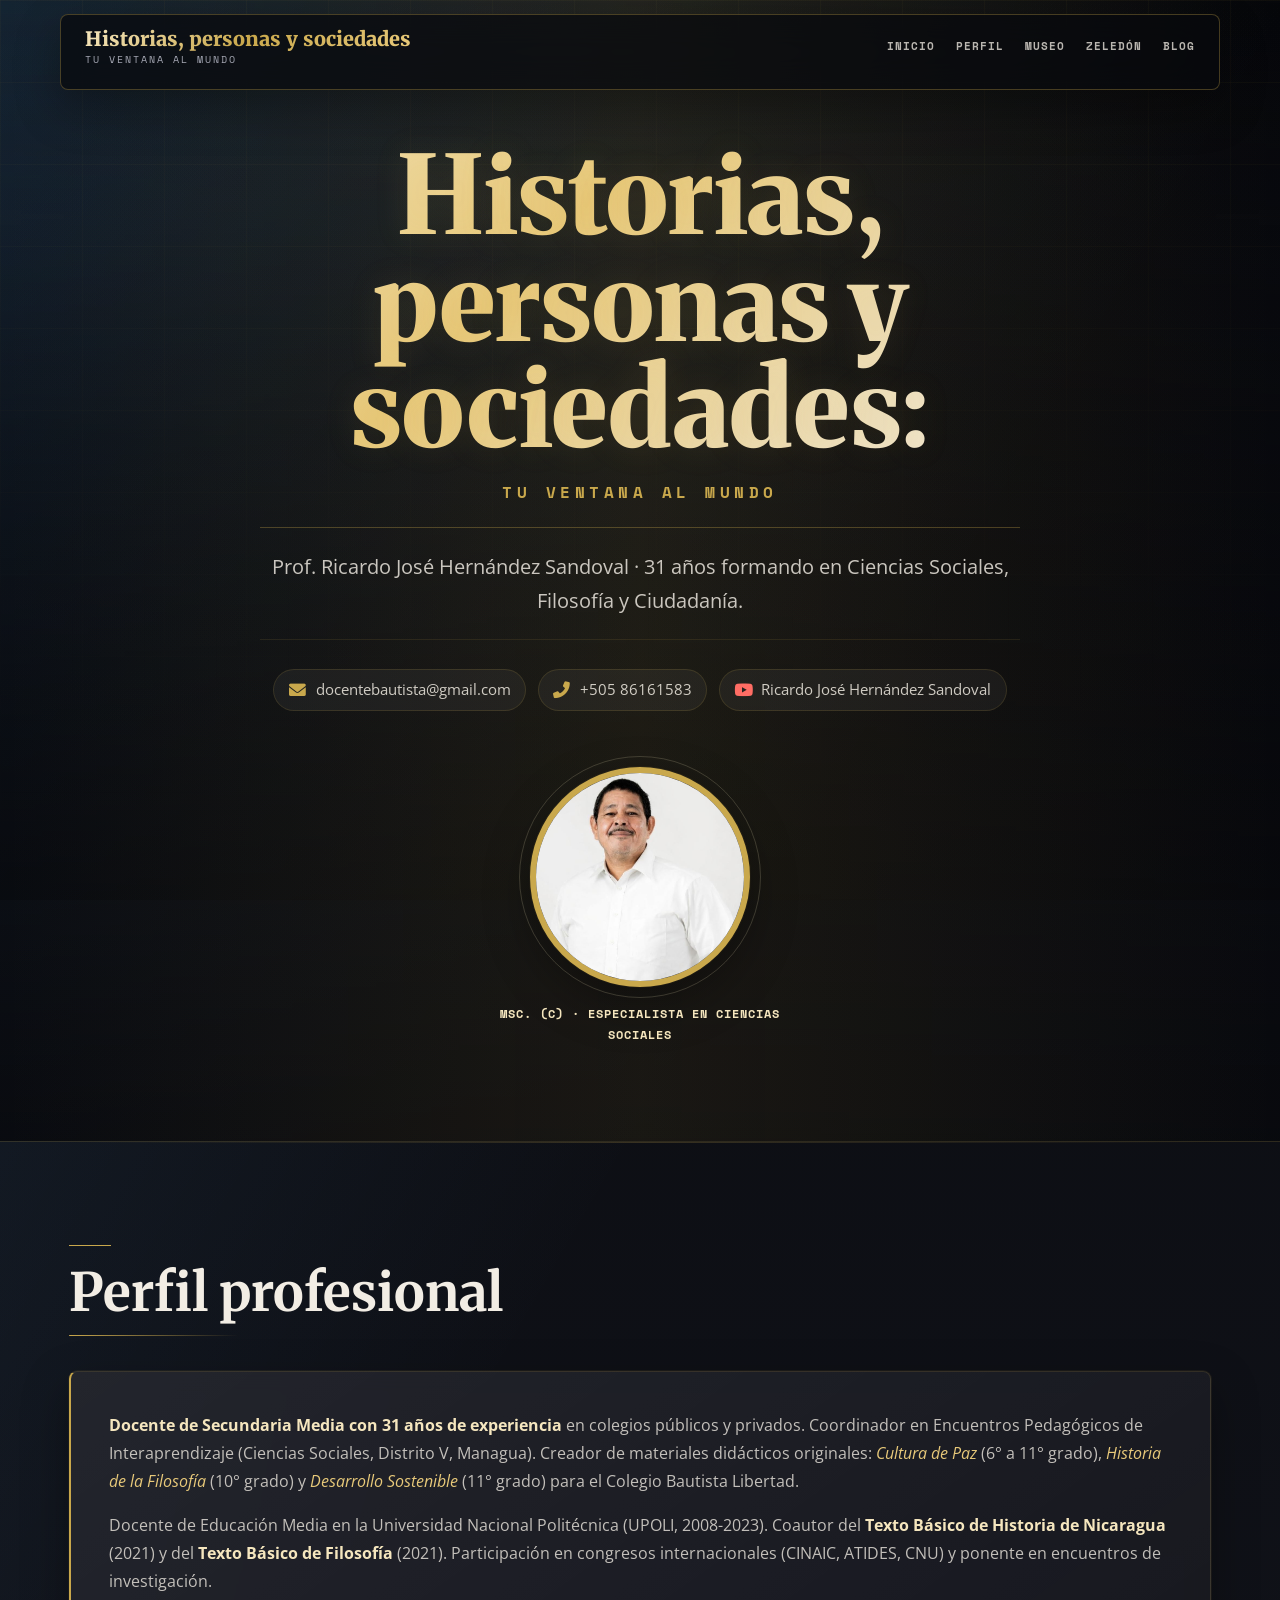
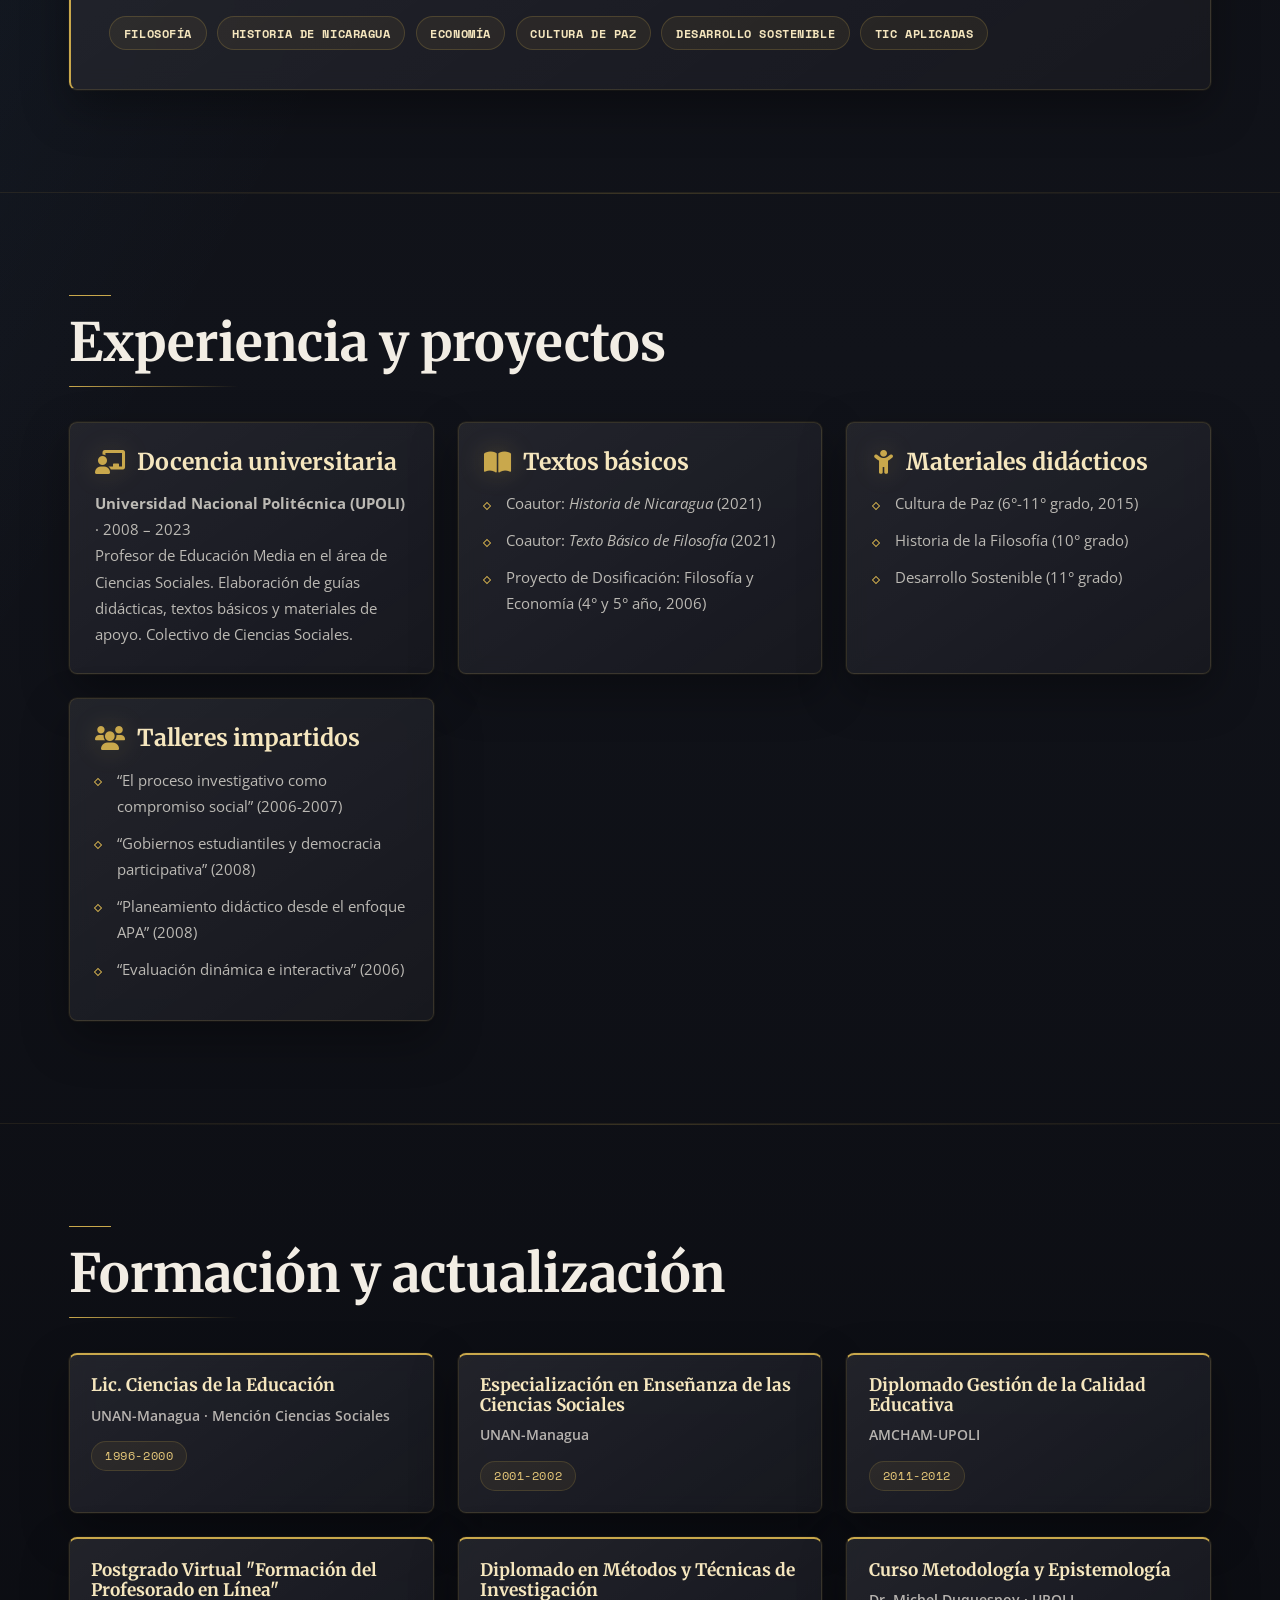
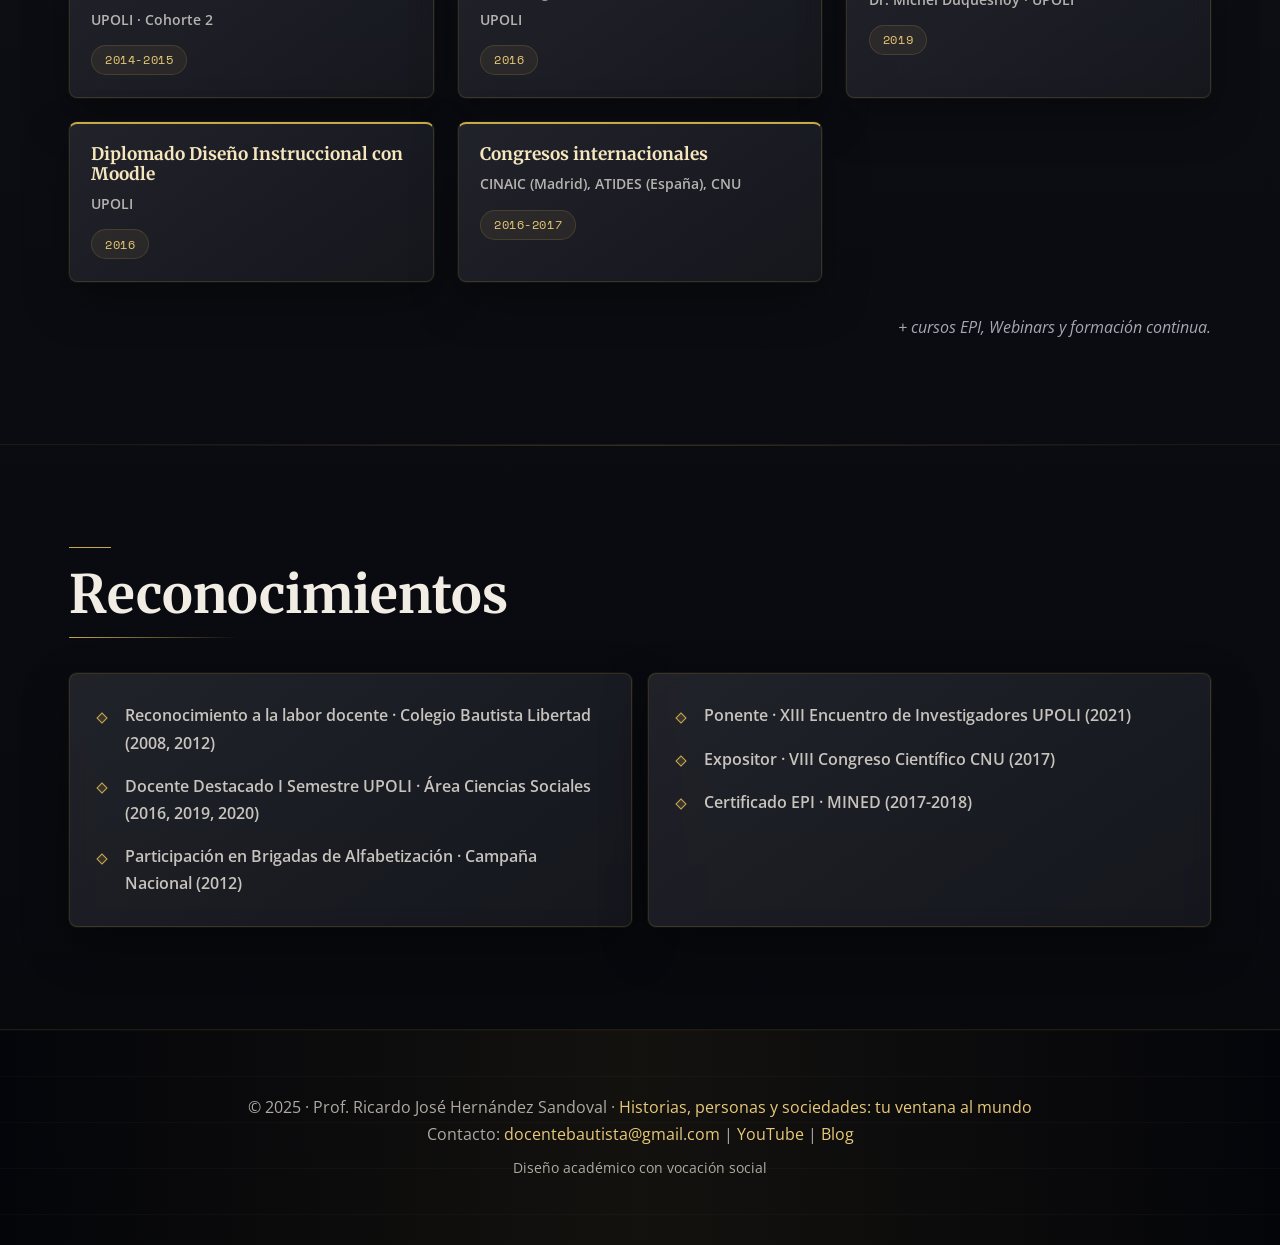
<file: index.html>
<!DOCTYPE html>
<html lang="es">
<head>
    <meta charset="UTF-8">
    <meta name="viewport" content="width=device-width, initial-scale=1.0">
    <meta name="description" content="Sitio academico del Prof. Ricardo Jose Hernandez Sandoval sobre Ciencias Sociales, Filosofia, Historia, ciudadania y recursos educativos.">
    <title>Historias, personas y sociedades · Prof. Ricardo Hernández</title>
    <!-- Fuentes Google Fonts -->
    <link rel="preconnect" href="https://fonts.googleapis.com">
    <link rel="preconnect" href="https://fonts.gstatic.com" crossorigin>
    <link href="https://fonts.googleapis.com/css2?family=Merriweather:wght@400;700;900&family=Open+Sans:wght@300;400;600;700&family=Space+Mono:wght@400;700&display=swap" rel="stylesheet">
    <!-- Font Awesome 6 -->
    <link rel="stylesheet" href="https://cdnjs.cloudflare.com/ajax/libs/font-awesome/6.0.0-beta3/css/all.min.css">
    <!-- Hoja de estilos personalizada -->
    <link rel="stylesheet" href="css/styles.css">
</head>
<body>
    <!-- BARRA DE NAVEGACIÓN -->
    <nav class="navbar" aria-label="Navegacion principal">
        <div class="container">
            <div class="logo">
                <a href="index.html">Historias, personas y sociedades</a>
                <span>tu ventana al mundo</span>
            </div>
            <ul class="nav-menu" id="nav-menu">
                <li><a href="index.html#inicio">Inicio</a></li>
                <li><a href="index.html#perfil">Perfil</a></li>
                <li><a href="museo-sandino.html">Museo</a></li>
                <li><a href="interactiva-benjamin/index.html" aria-label="Abrir sitio interactivo de Benjamín Zeledón">Zeledón</a></li>
                <li><a href="blog.html">Blog</a></li>
            </ul>
            <div class="hamburger" id="hamburger" role="button" tabindex="0" aria-controls="nav-menu" aria-expanded="false" aria-label="Abrir menu de navegacion">
                <span></span><span></span><span></span>
            </div>
        </div>
    </nav>

    <!-- SECCIÓN INICIO / HERO -->
    <section id="inicio">
        <div class="container hero">
            <div class="hero-content">
                <h1>Historias, personas y sociedades:</h1>
                <div class="subtitle">tu ventana al mundo</div>
                <p class="intro-text">Prof. Ricardo José Hernández Sandoval · 31 años formando en Ciencias Sociales, Filosofía y Ciudadanía.</p>
                <div class="hero-contact">
                    <p><i class="fas fa-envelope"></i> docentebautista@gmail.com</p>
                    <p><i class="fas fa-phone-alt"></i> +505 86161583</p>
                    <a href="https://www.youtube.com/@RicardoJoseHernandezSandoval" target="_blank" rel="noopener" class="youtube-link" aria-label="Abrir canal de YouTube de Ricardo Jose Hernandez Sandoval"><i class="fab fa-youtube"></i> Ricardo José Hernández Sandoval</a>
                </div>
            </div>
            <div class="hero-avatar">
                <!-- Foto de perfil real: recortada desde la cintura hacia arriba y centrada -->
                <img src="profile.jpg" alt="Prof. Ricardo José Hernández Sandoval" style="width: 220px; height: 220px; border-radius: 50%; object-fit: cover; object-position: center 30%; border: 6px solid var(--accent); box-shadow: var(--shadow);">
                <p style="margin-top: 1rem; font-weight: 600; color: var(--primary);">MSc. (c) · Especialista en Ciencias Sociales</p>
            </div>
        </div>
    </section>

    <!-- PERFIL PROFESIONAL -->
    <section id="perfil">
        <div class="container">
            <h2 class="section-title">Perfil profesional</h2>
            <div class="perfil-texto">
                <p><strong>Docente de Secundaria Media con 31 años de experiencia</strong> en colegios públicos y privados. Coordinador en Encuentros Pedagógicos de Interaprendizaje (Ciencias Sociales, Distrito V, Managua). Creador de materiales didácticos originales: <em>Cultura de Paz</em> (6° a 11° grado), <em>Historia de la Filosofía</em> (10° grado) y <em>Desarrollo Sostenible</em> (11° grado) para el Colegio Bautista Libertad.</p>
                <p style="margin-top: 1rem;">Docente de Educación Media en la Universidad Nacional Politécnica (UPOLI, 2008-2023). Coautor del <strong>Texto Básico de Historia de Nicaragua</strong> (2021) y del <strong>Texto Básico de Filosofía</strong> (2021). Participación en congresos internacionales (CINAIC, ATIDES, CNU) y ponente en encuentros de investigación.</p>
                <div class="badge-list">
                    <span class="badge">Filosofía</span>
                    <span class="badge">Historia de Nicaragua</span>
                    <span class="badge">Economía</span>
                    <span class="badge">Cultura de Paz</span>
                    <span class="badge">Desarrollo Sostenible</span>
                    <span class="badge">TIC aplicadas</span>
                </div>
            </div>
        </div>
    </section>

    <!-- EXPERIENCIA DESTACADA y MATERIALES -->
    <section id="experiencia">
        <div class="container">
            <h2 class="section-title">Experiencia y proyectos</h2>
            <div class="card-grid">
                <div class="card">
                    <h3><i class="fas fa-chalkboard-teacher"></i> Docencia universitaria</h3>
                    <p><strong>Universidad Nacional Politécnica (UPOLI)</strong> · 2008 – 2023</p>
                    <p>Profesor de Educación Media en el área de Ciencias Sociales. Elaboración de guías didácticas, textos básicos y materiales de apoyo. Colectivo de Ciencias Sociales.</p>
                </div>
                <div class="card">
                    <h3><i class="fas fa-book-open"></i> Textos básicos</h3>
                    <ul>
                        <li>Coautor: <em>Historia de Nicaragua</em> (2021)</li>
                        <li>Coautor: <em>Texto Básico de Filosofía</em> (2021)</li>
                        <li>Proyecto de Dosificación: Filosofía y Economía (4° y 5° año, 2006)</li>
                    </ul>
                </div>
                <div class="card">
                    <h3><i class="fas fa-child"></i> Materiales didácticos</h3>
                    <ul>
                        <li>Cultura de Paz (6°-11° grado, 2015)</li>
                        <li>Historia de la Filosofía (10° grado)</li>
                        <li>Desarrollo Sostenible (11° grado)</li>
                    </ul>
                </div>
                <div class="card">
                    <h3><i class="fas fa-users"></i> Talleres impartidos</h3>
                    <ul>
                        <li>“El proceso investigativo como compromiso social” (2006-2007)</li>
                        <li>“Gobiernos estudiantiles y democracia participativa” (2008)</li>
                        <li>“Planeamiento didáctico desde el enfoque APA” (2008)</li>
                        <li>“Evaluación dinámica e interactiva” (2006)</li>
                    </ul>
                </div>
            </div>
        </div>
    </section>

    <!-- FORMACIÓN ACADÉMICA Y DIPLOMADOS -->
    <section id="formacion">
        <div class="container">
            <h2 class="section-title">Formación y actualización</h2>
            <div class="formacion-grid">
                <div class="formacion-item">
                    <h4>Lic. Ciencias de la Educación</h4>
                    <div class="institucion">UNAN-Managua · Mención Ciencias Sociales</div>
                    <div class="fecha">1996-2000</div>
                </div>
                <div class="formacion-item">
                    <h4>Especialización en Enseñanza de las Ciencias Sociales</h4>
                    <div class="institucion">UNAN-Managua</div>
                    <div class="fecha">2001-2002</div>
                </div>
                <div class="formacion-item">
                    <h4>Diplomado Gestión de la Calidad Educativa</h4>
                    <div class="institucion">AMCHAM-UPOLI</div>
                    <div class="fecha">2011-2012</div>
                </div>
                <div class="formacion-item">
                    <h4>Postgrado Virtual "Formación del Profesorado en Línea"</h4>
                    <div class="institucion">UPOLI · Cohorte 2</div>
                    <div class="fecha">2014-2015</div>
                </div>
                <div class="formacion-item">
                    <h4>Diplomado en Métodos y Técnicas de Investigación</h4>
                    <div class="institucion">UPOLI</div>
                    <div class="fecha">2016</div>
                </div>
                <div class="formacion-item">
                    <h4>Curso Metodología y Epistemología</h4>
                    <div class="institucion">Dr. Michel Duquesnoy · UPOLI</div>
                    <div class="fecha">2019</div>
                </div>
                <div class="formacion-item">
                    <h4>Diplomado Diseño Instruccional con Moodle</h4>
                    <div class="institucion">UPOLI</div>
                    <div class="fecha">2016</div>
                </div>
                <div class="formacion-item">
                    <h4>Congresos internacionales</h4>
                    <div class="institucion">CINAIC (Madrid), ATIDES (España), CNU</div>
                    <div class="fecha">2016-2017</div>
                </div>
            </div>
            <p style="margin-top: 2rem; text-align: right; font-style: italic;">+ cursos EPI, Webinars y formación continua.</p>
        </div>
    </section>

    <!-- RECONOCIMIENTOS -->
    <section id="reconocimientos">
        <div class="container">
            <h2 class="section-title">Reconocimientos</h2>
            <div style="display: grid; grid-template-columns: repeat(auto-fit, minmax(300px, 1fr)); gap: 2rem;">
                <ul class="reconocimientos-list">
                    <li>Reconocimiento a la labor docente · Colegio Bautista Libertad (2008, 2012)</li>
                    <li>Docente Destacado I Semestre UPOLI · Área Ciencias Sociales (2016, 2019, 2020)</li>
                    <li>Participación en Brigadas de Alfabetización · Campaña Nacional (2012)</li>
                </ul>
                <ul class="reconocimientos-list">
                    <li>Ponente · XIII Encuentro de Investigadores UPOLI (2021)</li>
                    <li>Expositor · VIII Congreso Científico CNU (2017)</li>
                    <li>Certificado EPI · MINED (2017-2018)</li>
                </ul>
            </div>
        </div>
    </section>

    <!-- FOOTER -->
    <footer>
        <div class="container">
            <p>© 2025 · Prof. Ricardo José Hernández Sandoval · <a href="index.html">Historias, personas y sociedades: tu ventana al mundo</a></p>
            <p>Contacto: <a href="mailto:docentebautista@gmail.com">docentebautista@gmail.com</a> | <a href="https://www.youtube.com/@RicardoJoseHernandezSandoval" target="_blank" rel="noopener">YouTube</a> | <a href="blog.html">Blog</a></p>
            <p style="margin-top: 0.5rem; font-size: 0.9rem;">Diseño académico con vocación social</p>
        </div>
    </footer>

    <!-- Archivo JavaScript -->
    <script src="scripts/script.js"></script>
</body>
</html>
</file>
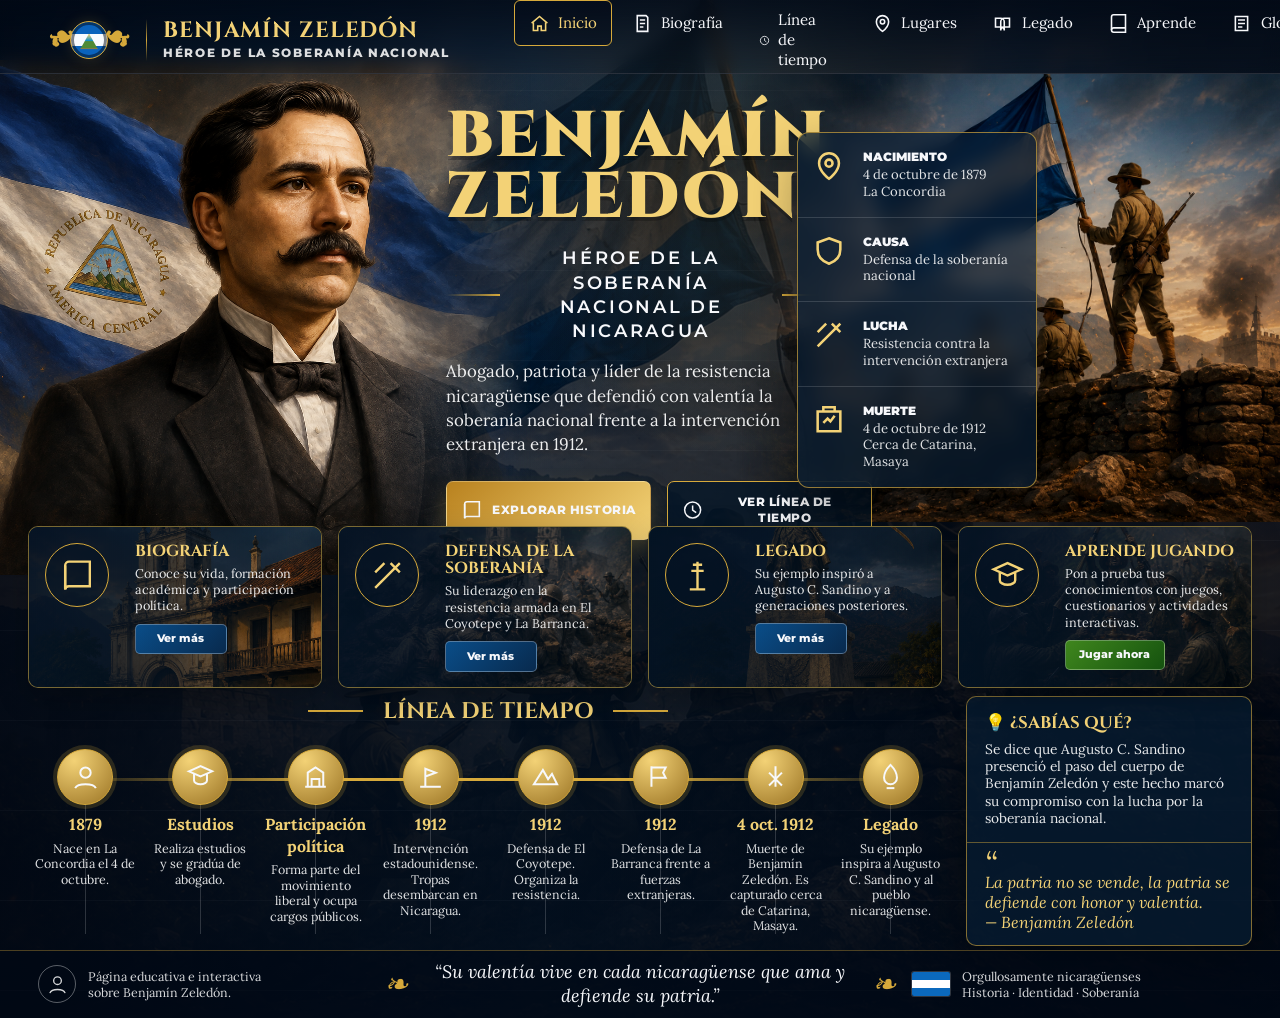
<file: interactiva-benjamin/index.html>
<!DOCTYPE html>
<html lang="es">
<head>
  <meta charset="UTF-8">
  <meta name="viewport" content="width=device-width, initial-scale=1.0">
  <meta name="description" content="Página conmemorativa e interactiva sobre Benjamín Zeledón, héroe de la soberanía nacional de Nicaragua.">
  <title>Benjamín Zeledón | Héroe de la Soberanía Nacional</title>

  <link rel="preconnect" href="https://fonts.googleapis.com">
  <link rel="preconnect" href="https://fonts.gstatic.com" crossorigin>
  <link href="https://fonts.googleapis.com/css2?family=Cinzel:wght@700;800;900&family=Lora:ital,wght@0,500;0,600;0,700;1,600&family=Montserrat:wght@500;600;700;800;900&display=swap" rel="stylesheet">

  <style>
    :root {
      --bg: #031528;
      --bg-deep: #010814;
      --panel: rgba(6, 28, 49, 0.78);
      --panel-strong: rgba(5, 23, 42, 0.92);
      --gold: #d6a93b;
      --gold-soft: #f3d276;
      --blue: #005eb8;
      --white: #f7f8fb;
      --muted: #c4ccd8;
      --line: rgba(214, 169, 59, 0.45);
      --shadow: 0 20px 50px rgba(0, 0, 0, 0.35);
      --radius: 12px;
      --max: 1536px;
    }

    * {
      box-sizing: border-box;
    }

    html {
      min-width: 320px;
      scroll-behavior: smooth;
      background: var(--bg-deep);
    }

    body {
      min-height: 100vh;
      margin: 0;
      color: var(--white);
      font-family: "Lora", Georgia, serif;
      line-height: 1.35;
      overflow-x: hidden;
      background: var(--bg-deep);
    }

    button,
    a {
      font: inherit;
    }

    a {
      color: inherit;
      text-decoration: none;
    }

    img {
      display: block;
      max-width: 100%;
    }

    .stage {
      position: relative;
      min-height: 100vh;
      overflow: hidden;
      background:
        linear-gradient(90deg, rgba(1, 8, 20, 0.74) 0%, rgba(3, 21, 40, 0.5) 42%, rgba(1, 8, 20, 0.66) 100%),
        linear-gradient(180deg, rgba(1, 8, 20, 0.34), rgba(1, 8, 20, 0.88)),
        url("assets/Batalla barranca.png") center / cover no-repeat;
    }

    .stage::before {
      content: "";
      position: absolute;
      inset: 0;
      pointer-events: none;
      background:
        radial-gradient(circle at 22% 25%, rgba(0, 94, 184, 0.22), transparent 30%),
        radial-gradient(circle at 58% 18%, rgba(214, 169, 59, 0.16), transparent 25%),
        linear-gradient(rgba(255,255,255,0.035) 1px, transparent 1px);
      background-size: 100% 100%, 100% 100%, 90px 90px;
      opacity: 0.75;
    }

    /* Capa derecha: destaca al soldado con la bandera del fondo de batalla. */
    .flagman-layer {
      position: absolute;
      z-index: 1;
      top: 74px;
      right: -1.5vw;
      width: min(44vw, 690px);
      height: 448px;
      pointer-events: none;
      background: url("assets/Batalla barranca.png") center center / auto 100% no-repeat;
      filter: saturate(1.08) contrast(1.05);
      opacity: 0.96;
      -webkit-mask-image: linear-gradient(90deg, transparent 0%, #000 24%, #000 100%);
      mask-image: linear-gradient(90deg, transparent 0%, #000 24%, #000 100%);
    }

    .flagman-layer::after {
      content: "";
      position: absolute;
      inset: 0;
      background: linear-gradient(90deg, rgba(1,8,20,0.42), transparent 35%, rgba(1,8,20,0.08));
    }

    .topbar {
      position: relative;
      z-index: 20;
      height: 74px;
      display: grid;
      grid-template-columns: 450px 1fr;
      align-items: center;
      gap: 1rem;
      border-bottom: 1px solid rgba(255, 255, 255, 0.14);
      padding: 0 48px;
      background: linear-gradient(180deg, rgba(1, 8, 20, 0.72), rgba(1, 8, 20, 0.12));
      backdrop-filter: blur(8px);
    }

    .brand {
      display: flex;
      align-items: center;
      gap: 1rem;
      min-width: 0;
    }

    .crest {
      position: relative;
      width: 82px;
      height: 58px;
      flex: 0 0 auto;
      display: grid;
      place-items: center;
      color: var(--gold);
      font-family: "Cinzel", serif;
      font-size: 2rem;
      font-weight: 900;
    }

    .crest::before,
    .crest::after {
      content: "❧";
      position: absolute;
      top: 7px;
      color: var(--gold);
      font-size: 2rem;
    }

    .crest::before {
      left: 0;
      transform: rotate(-30deg);
    }

    .crest::after {
      right: 0;
      transform: scaleX(-1) rotate(-30deg);
    }

    .crest-mark {
      position: relative;
      width: 38px;
      height: 38px;
      border: 1px solid var(--gold);
      border-radius: 50%;
      overflow: hidden;
      background:
        linear-gradient(180deg, #0a63bd 0 32%, #f8fbff 32% 68%, #0a63bd 68% 100%);
      box-shadow: inset 0 0 0 3px rgba(1,8,20,0.5), 0 0 14px rgba(214,169,59,0.18);
    }

    .seal-triangle {
      position: absolute;
      left: 50%;
      top: 50%;
      width: 18px;
      height: 16px;
      transform: translate(-50%, -43%);
      -webkit-clip-path: polygon(50% 0, 100% 100%, 0 100%);
      clip-path: polygon(50% 0, 100% 100%, 0 100%);
      background: linear-gradient(180deg, #f7d66f, #0d8ec7 48%, #4f8a35 49%);
      border: 1px solid rgba(2,8,16,0.45);
    }

    .brand-rule {
      width: 1px;
      height: 42px;
      background: linear-gradient(transparent, var(--gold), transparent);
    }

    .brand-text strong {
      display: block;
      color: var(--gold-soft);
      font-family: "Cinzel", serif;
      font-size: 1.38rem;
      line-height: 1;
      letter-spacing: 0.04em;
      text-transform: uppercase;
      white-space: nowrap;
    }

    .brand-text span {
      display: block;
      margin-top: 0.28rem;
      color: rgba(255,255,255,0.86);
      font-family: "Montserrat", sans-serif;
      font-size: 0.72rem;
      font-weight: 800;
      letter-spacing: 0.15em;
      text-transform: uppercase;
      white-space: nowrap;
    }

    .nav {
      display: flex;
      justify-content: space-between;
      gap: 0.35rem;
      list-style: none;
      margin: 0;
      padding: 0;
    }

    .nav a {
      min-height: 46px;
      display: inline-flex;
      align-items: center;
      gap: 0.52rem;
      border: 1px solid transparent;
      border-radius: 6px;
      padding: 0.55rem 0.86rem;
      color: var(--white);
      font-size: 0.94rem;
      transition: border-color 200ms ease, color 200ms ease, background 200ms ease;
    }

    .nav a.active,
    .nav a:hover {
      border-color: var(--gold);
      color: var(--gold-soft);
      background: rgba(1, 8, 20, 0.3);
    }

    .nav svg {
      width: 21px;
      height: 21px;
      stroke: currentColor;
      stroke-width: 1.8;
      fill: none;
    }

    .hero-zone {
      position: relative;
      z-index: 2;
      min-height: 450px;
      padding: 0 28px;
    }

    .hero-figure {
      position: absolute;
      left: 0;
      top: -14px;
      width: 41.5vw;
      max-width: 638px;
      min-width: 440px;
      height: 515px;
      object-fit: cover;
      object-position: 48% center;
      filter: drop-shadow(0 28px 42px rgba(0,0,0,0.55));
      -webkit-mask-image: linear-gradient(90deg, #000 70%, transparent 100%);
      mask-image: linear-gradient(90deg, #000 70%, transparent 100%);
    }

    .title-block {
      position: absolute;
      left: 34.85%;
      top: 32px;
      width: 30%;
      min-width: 390px;
    }

    h1 {
      margin: 0;
      color: var(--gold-soft);
      font-family: "Cinzel", serif;
      font-size: clamp(3.45rem, 5.05vw, 5.25rem);
      font-weight: 900;
      letter-spacing: 0.03em;
      line-height: 0.95;
      text-transform: uppercase;
      text-shadow: 0 4px 0 rgba(0,0,0,0.22), 0 16px 30px rgba(0,0,0,0.36);
    }

    .subtitle {
      display: grid;
      grid-template-columns: 54px auto 54px;
      align-items: center;
      gap: 0.8rem;
      margin: 1.1rem 0 1rem;
      color: var(--white);
      font-family: "Montserrat", sans-serif;
      font-size: 1.12rem;
      font-weight: 600;
      letter-spacing: 0.15em;
      line-height: 1.35;
      text-align: center;
      text-transform: uppercase;
    }

    .subtitle::before,
    .subtitle::after {
      content: "";
      height: 2px;
      background: linear-gradient(90deg, transparent, var(--gold));
    }

    .subtitle::after {
      background: linear-gradient(90deg, var(--gold), transparent);
    }

    .lead {
      max-width: 450px;
      margin: 0;
      color: rgba(255,255,255,0.92);
      font-size: 1.05rem;
      line-height: 1.45;
      text-shadow: 0 2px 8px rgba(0,0,0,0.45);
    }

    .hero-actions {
      display: flex;
      gap: 1rem;
      margin-top: 1.5rem;
    }

    .btn {
      min-width: 205px;
      min-height: 47px;
      display: inline-flex;
      align-items: center;
      justify-content: center;
      gap: 0.55rem;
      border-radius: 7px;
      padding: 0.75rem 0.86rem;
      font-family: "Montserrat", sans-serif;
      font-size: 0.78rem;
      font-weight: 800;
      letter-spacing: 0.04em;
      text-transform: uppercase;
      cursor: pointer;
      transition: transform 180ms ease, filter 180ms ease, box-shadow 180ms ease;
    }

    .btn:hover {
      transform: translateY(-2px);
      filter: brightness(1.08);
    }

    .btn svg {
      width: 22px;
      height: 22px;
      stroke: currentColor;
      stroke-width: 1.7;
      fill: none;
    }

    .btn-gold {
      border: 1px solid rgba(255,255,255,0.18);
      background: linear-gradient(135deg, #b9821f, var(--gold-soft));
      color: var(--white);
      box-shadow: 0 10px 22px rgba(214,169,59,0.28);
    }

    .btn-outline {
      border: 1px solid var(--gold);
      background: rgba(3, 21, 40, 0.72);
      color: var(--white);
    }

    .facts-panel {
      position: absolute;
      top: 58px;
      right: 19%;
      width: 240px;
      border: 1px solid rgba(214,169,59,0.68);
      border-radius: 12px;
      background: rgba(7, 29, 51, 0.72);
      box-shadow: var(--shadow);
      backdrop-filter: blur(10px);
      overflow: hidden;
    }

    .fact {
      display: grid;
      grid-template-columns: 38px 1fr;
      gap: 0.78rem;
      padding: 1rem 0.9rem;
      border-bottom: 1px solid rgba(255,255,255,0.14);
    }

    .fact:last-child {
      border-bottom: 0;
    }

    .fact svg {
      width: 34px;
      height: 34px;
      stroke: var(--gold-soft);
      stroke-width: 1.8;
      fill: none;
    }

    .fact strong {
      display: block;
      margin-bottom: 0.1rem;
      font-family: "Montserrat", sans-serif;
      font-size: 0.78rem;
      font-weight: 900;
      text-transform: uppercase;
    }

    .fact span {
      display: block;
      color: rgba(255,255,255,0.88);
      font-size: 0.82rem;
      line-height: 1.26;
    }

    .features {
      position: relative;
      z-index: 5;
      display: grid;
      grid-template-columns: repeat(4, 1fr);
      gap: 16px;
      padding: 0 28px;
      margin-top: 2px;
    }

    .feature {
      position: relative;
      min-height: 152px;
      display: grid;
      grid-template-columns: 76px 1fr;
      gap: 0.85rem;
      overflow: hidden;
      border: 1px solid rgba(214,169,59,0.55);
      border-radius: 10px;
      background: rgba(8, 32, 55, 0.7);
      box-shadow: 0 10px 30px rgba(0,0,0,0.25);
      backdrop-filter: blur(8px);
      padding: 1rem;
    }

    .feature::before {
      content: "";
      position: absolute;
      inset: 0;
      background: linear-gradient(90deg, rgba(4,18,34,0.94), rgba(4,18,34,0.72), transparent), var(--card-bg);
      background-position: center;
      background-size: cover;
      opacity: 0.95;
      z-index: -1;
    }

    .feature-icon {
      width: 64px;
      height: 64px;
      display: grid;
      place-items: center;
      border: 1px solid var(--gold);
      border-radius: 50%;
      color: var(--gold-soft);
      background: rgba(4,18,34,0.5);
    }

    .feature-icon svg {
      width: 37px;
      height: 37px;
      stroke: currentColor;
      stroke-width: 1.55;
      fill: none;
    }

    .feature h2 {
      margin: 0 0 0.3rem;
      color: var(--gold-soft);
      font-family: "Cinzel", serif;
      font-size: 1rem;
      line-height: 1.08;
      text-transform: uppercase;
    }

    .feature p {
      margin: 0 0 0.62rem;
      color: rgba(255,255,255,0.9);
      font-size: 0.79rem;
      line-height: 1.28;
    }

    .mini-btn {
      min-width: 92px;
      display: inline-flex;
      align-items: center;
      justify-content: center;
      border: 1px solid rgba(255,255,255,0.3);
      border-radius: 5px;
      background: linear-gradient(135deg, #0a4d88, #082a4e);
      color: var(--white);
      padding: 0.42rem 0.85rem;
      font-family: "Montserrat", sans-serif;
      font-size: 0.7rem;
      font-weight: 800;
      cursor: pointer;
    }

    .mini-btn.green {
      background: linear-gradient(135deg, #3f861d, #15520f);
    }

    .image-modal {
      position: fixed;
      inset: 0;
      z-index: 100;
      display: grid;
      place-items: center;
      padding: clamp(1rem, 3vw, 2.2rem);
      background:
        radial-gradient(circle at 50% 18%, rgba(214,169,59,0.22), transparent 34%),
        rgba(1, 8, 20, 0.86);
      backdrop-filter: blur(12px);
      animation: modalFade 180ms ease both;
    }

    .image-modal[hidden] {
      display: none;
    }

    .modal-card {
      position: relative;
      width: min(96vw, 1280px);
      border: 1px solid rgba(214,169,59,0.68);
      border-radius: 14px;
      overflow: hidden;
      background: rgba(3, 21, 40, 0.95);
      box-shadow: 0 28px 80px rgba(0,0,0,0.62), 0 0 42px rgba(214,169,59,0.18);
      animation: modalRise 220ms ease both;
    }

    .modal-card img {
      width: 100%;
      max-height: 86vh;
      object-fit: contain;
      background: #020814;
    }

    .modal-close {
      position: absolute;
      top: 0.75rem;
      right: 0.75rem;
      z-index: 2;
      width: 42px;
      height: 42px;
      display: grid;
      place-items: center;
      border: 1px solid rgba(214,169,59,0.72);
      border-radius: 50%;
      background: rgba(1,8,20,0.82);
      color: var(--gold-soft);
      cursor: pointer;
      transition: transform 180ms ease, background 180ms ease;
    }

    .modal-close:hover {
      transform: scale(1.06);
      background: rgba(214,169,59,0.18);
    }

    .modal-close svg {
      width: 22px;
      height: 22px;
      stroke: currentColor;
      stroke-width: 2;
    }

    body.modal-open {
      overflow: hidden;
    }

    @keyframes modalFade {
      from { opacity: 0; }
      to { opacity: 1; }
    }

    @keyframes modalRise {
      from { opacity: 0; transform: translateY(16px) scale(0.98); }
      to { opacity: 1; transform: translateY(0) scale(1); }
    }

    .timeline-area {
      position: relative;
      z-index: 4;
      display: grid;
      grid-template-columns: 1fr 286px;
      gap: 18px;
      padding: 8px 28px 0;
    }

    .timeline-title {
      display: flex;
      align-items: center;
      justify-content: center;
      gap: 1.2rem;
      margin: 0 0 4px;
      color: var(--gold-soft);
      font-family: "Cinzel", serif;
      font-size: 1.4rem;
      text-transform: uppercase;
    }

    .timeline-title::before,
    .timeline-title::after {
      content: "";
      width: 55px;
      height: 2px;
      background: var(--gold);
    }

    .timeline-track {
      position: relative;
      display: grid;
      grid-template-columns: repeat(8, 1fr);
      min-height: 172px;
      padding-top: 18px;
    }

    .timeline-track::before {
      content: "";
      position: absolute;
      top: 47px;
      left: 2.5%;
      right: 2.5%;
      height: 3px;
      background: linear-gradient(90deg, transparent, var(--gold), var(--gold), transparent);
    }

    .event {
      position: relative;
      display: grid;
      justify-items: center;
      align-content: start;
      padding: 0 0.45rem;
      text-align: center;
      opacity: 0;
      transform: translateY(20px);
      transition: opacity 550ms ease, transform 550ms ease;
    }

    .event.visible {
      opacity: 1;
      transform: translateY(0);
    }

    .event::after {
      content: "";
      position: absolute;
      top: 45px;
      bottom: 0;
      width: 1px;
      background: rgba(255,255,255,0.17);
    }

    .event-icon {
      position: relative;
      z-index: 2;
      width: 56px;
      height: 56px;
      display: grid;
      place-items: center;
      border: 1px solid var(--gold);
      border-radius: 50%;
      background: radial-gradient(circle at 30% 20%, var(--gold-soft), #9b7425);
      color: var(--white);
      box-shadow: 0 0 0 4px rgba(214,169,59,0.18);
    }

    .event-icon svg {
      width: 31px;
      height: 31px;
      stroke: currentColor;
      stroke-width: 1.55;
      fill: none;
    }

    .event strong {
      margin-top: 0.62rem;
      color: var(--gold-soft);
      font-size: 1rem;
    }

    .event p {
      margin: 0.28rem 0 0;
      color: rgba(255,255,255,0.88);
      font-size: 0.78rem;
      line-height: 1.25;
    }

    .curiosity {
      align-self: start;
      overflow: hidden;
      border: 1px solid rgba(214,169,59,0.6);
      border-radius: 10px;
      background: rgba(7, 29, 51, 0.74);
      box-shadow: var(--shadow);
    }

    .curiosity-top {
      padding: 0.92rem 1.12rem;
    }

    .curiosity h2 {
      display: flex;
      align-items: center;
      gap: 0.5rem;
      margin: 0 0 0.4rem;
      color: var(--gold-soft);
      font-family: "Cinzel", serif;
      font-size: 1.05rem;
      text-transform: uppercase;
    }

    .curiosity p {
      margin: 0;
      color: rgba(255,255,255,0.9);
      font-size: 0.86rem;
      line-height: 1.25;
    }

    .curiosity-quote {
      border-top: 1px solid rgba(214,169,59,0.45);
      padding: 0.82rem 1.12rem;
      color: var(--gold-soft);
      font-style: italic;
      line-height: 1.25;
    }

    .curiosity-quote span {
      display: block;
      color: var(--gold-soft);
      font-size: 2rem;
      line-height: 0.5;
    }

    .footer {
      position: relative;
      z-index: 4;
      min-height: 64px;
      display: grid;
      grid-template-columns: 330px 1fr 330px;
      align-items: center;
      gap: 1rem;
      border-top: 1px solid rgba(214,169,59,0.35);
      margin-top: 4px;
      padding: 0.58rem 38px;
      background: rgba(1,8,20,0.55);
    }

    .footer-left,
    .footer-right {
      display: flex;
      align-items: center;
      gap: 0.75rem;
      color: rgba(255,255,255,0.84);
      font-size: 0.78rem;
    }

    .footer-center {
      display: flex;
      align-items: center;
      justify-content: center;
      gap: 1rem;
      color: var(--white);
      font-size: 1.12rem;
      font-style: italic;
      text-align: center;
    }

    .leaf {
      color: var(--gold);
      font-size: 1.8rem;
    }

    .flag {
      width: 38px;
      height: 24px;
      border-radius: 2px;
      background: linear-gradient(#0b69bd 0 33%, #fff 33% 66%, #0b69bd 66%);
      box-shadow: 0 0 0 1px rgba(255,255,255,0.18);
    }

    .round-user {
      width: 38px;
      height: 38px;
      display: grid;
      place-items: center;
      border: 1px solid rgba(255,255,255,0.35);
      border-radius: 50%;
    }

    .round-user svg {
      width: 23px;
      height: 23px;
      stroke: currentColor;
      stroke-width: 1.4;
      fill: none;
    }

    svg {
      vector-effect: non-scaling-stroke;
    }

    @media (max-width: 1180px) {
      .topbar {
        grid-template-columns: 1fr;
        height: auto;
        padding: 0.7rem 1rem;
      }

      .nav {
        flex-wrap: wrap;
        justify-content: center;
      }

      .flagman-layer {
        display: none;
      }

      .hero-zone {
        display: grid;
        gap: 1.5rem;
        min-height: auto;
        padding-top: 1rem;
      }

      .hero-figure,
      .title-block,
      .facts-panel {
        position: relative;
        inset: auto;
        width: 100%;
        min-width: 0;
        max-width: none;
      }

      .hero-figure {
        height: 420px;
        object-fit: cover;
        -webkit-mask-image: linear-gradient(to bottom, #000 80%, transparent);
        mask-image: linear-gradient(to bottom, #000 80%, transparent);
      }

      .title-block {
        display: grid;
        justify-items: center;
        text-align: center;
      }

      .lead {
        max-width: 760px;
      }

      .facts-panel {
        display: grid;
        grid-template-columns: repeat(4, 1fr);
      }

      .fact {
        border-bottom: 0;
        border-right: 1px solid rgba(255,255,255,0.14);
      }

      .features,
      .timeline-area,
      .footer {
        grid-template-columns: 1fr 1fr;
      }

      .curiosity,
      .footer-center {
        grid-column: 1 / -1;
      }
    }

    @media (max-width: 760px) {
      .stage {
        overflow: visible;
      }

      .topbar {
        align-items: start;
      }

      .brand {
        gap: 0.7rem;
      }

      .brand-text strong {
        font-size: 1rem;
      }

      .brand-text span {
        font-size: 0.58rem;
      }

      .nav {
        display: none;
      }

      .hero-figure {
        height: 330px;
      }

      h1 {
        font-size: clamp(2.65rem, 12vw, 3.25rem);
        line-height: 1;
      }

      .subtitle {
        grid-template-columns: 1fr;
        font-size: 0.92rem;
      }

      .subtitle::before,
      .subtitle::after {
        display: none;
      }

      .hero-actions,
      .facts-panel,
      .features,
      .timeline-area,
      .footer {
        grid-template-columns: 1fr;
      }

      .hero-actions {
        display: grid;
      }

      .btn {
        width: 100%;
      }

      .features {
        padding-inline: 1rem;
      }

      .timeline-track {
        grid-template-columns: 1fr;
        gap: 1rem;
      }

      .timeline-track::before {
        top: 0;
        bottom: 0;
        left: 29px;
        width: 3px;
        height: auto;
      }

      .event {
        grid-template-columns: 58px 1fr;
        justify-items: start;
        align-items: start;
        text-align: left;
      }

      .event::after {
        display: none;
      }

      .event strong,
      .event p {
        grid-column: 2;
      }
    }
  </style>
</head>
<body>
  <div class="stage">
    <header class="topbar">
      <a class="brand" href="../index.html" aria-label="Volver al sitio principal">
        <span class="crest" aria-hidden="true"><span class="crest-mark"><span class="seal-triangle"></span></span></span>
        <span class="brand-rule" aria-hidden="true"></span>
        <span class="brand-text">
          <strong>Benjamín Zeledón</strong>
          <span>Héroe de la soberanía nacional</span>
        </span>
      </a>

      <nav aria-label="Navegación de secciones">
        <ul class="nav">
          <li><a class="active" href="#inicio"><svg viewBox="0 0 24 24"><path d="M3 11.5 12 4l9 7.5"/><path d="M5 10.5V20h5v-5h4v5h5v-9.5"/></svg>Inicio</a></li>
          <li><a href="#biografia"><svg viewBox="0 0 24 24"><path d="M6 3h10l2 2v16H6z"/><path d="M9 8h6M9 12h6M9 16h4"/></svg>Biografía</a></li>
          <li><a href="#linea-tiempo"><svg viewBox="0 0 24 24"><circle cx="12" cy="12" r="9"/><path d="M12 7v5l4 3"/></svg>Línea de tiempo</a></li>
          <li><a href="#lugares"><svg viewBox="0 0 24 24"><path d="M12 21s7-5.1 7-11a7 7 0 0 0-14 0c0 5.9 7 11 7 11z"/><circle cx="12" cy="10" r="2.5"/></svg>Lugares</a></li>
          <li><a href="#legado"><svg viewBox="0 0 24 24"><path d="M4 6h6a4 4 0 0 1 4 4v10a4 4 0 0 0-4-4H4z"/><path d="M20 6h-6a4 4 0 0 0-4 4v10a4 4 0 0 1 4-4h6z"/></svg>Legado</a></li>
          <li><a href="#aprende"><svg viewBox="0 0 24 24"><path d="M4 19.5A2.5 2.5 0 0 1 6.5 17H20"/><path d="M4 4.5A2.5 2.5 0 0 1 6.5 2H20v20H6.5A2.5 2.5 0 0 1 4 19.5z"/></svg>Aprende</a></li>
          <li><a href="#glosario"><svg viewBox="0 0 24 24"><path d="M5 4h14v16H5z"/><path d="M8 8h8M8 12h8M8 16h5"/></svg>Glosario</a></li>
        </ul>
      </nav>
    </header>
    <div class="flagman-layer" aria-hidden="true"></div>

    <main id="inicio">
      <section class="hero-zone" aria-label="Portada de Benjamín Zeledón">
        <!-- Imagen principal izquierda: assets/Benjamin Zeledon.png -->
        <img class="hero-figure" src="assets/Benjamin Zeledon.png" alt="Benjamín Zeledón frente a la bandera de Nicaragua.">

        <div class="title-block">
          <h1>Benjamín<br>Zeledón</h1>
          <p class="subtitle">Héroe de la soberanía nacional de Nicaragua</p>
          <p class="lead">Abogado, patriota y líder de la resistencia nicaragüense que defendió con valentía la soberanía nacional frente a la intervención extranjera en 1912.</p>
          <div class="hero-actions">
            <a class="btn btn-gold" href="#biografia"><svg viewBox="0 0 24 24"><path d="M4 5.5A2.5 2.5 0 0 1 6.5 3H20v16H6.5A2.5 2.5 0 0 0 4 21z"/><path d="M4 5.5V21"/></svg>Explorar historia</a>
            <button class="btn btn-outline" type="button" id="timelineButton"><svg viewBox="0 0 24 24"><circle cx="12" cy="12" r="9"/><path d="M12 7v5l4 3"/></svg>Ver línea de tiempo</button>
          </div>
        </div>

        <aside class="facts-panel" aria-label="Datos rápidos">
          <div class="fact">
            <svg viewBox="0 0 24 24"><path d="M12 21s7-5.1 7-11a7 7 0 0 0-14 0c0 5.9 7 11 7 11z"/><circle cx="12" cy="10" r="2.5"/></svg>
            <div><strong>Nacimiento</strong><span>4 de octubre de 1879<br>La Concordia</span></div>
          </div>
          <div class="fact">
            <svg viewBox="0 0 24 24"><path d="M12 3 20 6v5c0 5-3.4 8.4-8 10-4.6-1.6-8-5-8-10V6z"/></svg>
            <div><strong>Causa</strong><span>Defensa de la soberanía nacional</span></div>
          </div>
          <div class="fact">
            <svg viewBox="0 0 24 24"><path d="M4 20 20 4M14 4l6 6M4 10l6-6M8 16l-4 4M16 8l4-4"/></svg>
            <div><strong>Lucha</strong><span>Resistencia contra la intervención extranjera</span></div>
          </div>
          <div class="fact">
            <svg viewBox="0 0 24 24"><path d="M4 6h16v14H4z"/><path d="M8 6V3h8v3M8 14l3-3 2 2 3-4"/></svg>
            <div><strong>Muerte</strong><span>4 de octubre de 1912<br>Cerca de Catarina, Masaya</span></div>
          </div>
        </aside>
      </section>

      <section class="features" id="biografia" aria-label="Tarjetas educativas">
        <article class="feature" style="--card-bg:url('assets/ChatGPT Image 9 may 2026, 22_47_15.png')">
          <span class="feature-icon"><svg viewBox="0 0 24 24"><path d="M4 5.5A2.5 2.5 0 0 1 6.5 3H20v16H6.5A2.5 2.5 0 0 0 4 21z"/><path d="M4 5.5V21"/></svg></span>
          <div><h2>Biografía</h2><p>Conoce su vida, formación académica y participación política.</p><button class="mini-btn" type="button" data-modal-target="bioImageModal" aria-haspopup="dialog">Ver más</button></div>
        </article>
        <article class="feature" style="--card-bg:url('assets/ChatGPT Image 9 may 2026, 22_50_02.png')">
          <span class="feature-icon"><svg viewBox="0 0 24 24"><path d="M4 20 20 4M14 4l6 6M4 10l6-6M8 16l-4 4M16 8l4-4"/></svg></span>
          <div><h2>Defensa de la soberanía</h2><p>Su liderazgo en la resistencia armada en El Coyotepe y La Barranca.</p><button class="mini-btn" type="button" data-modal-target="defensaImageModal" aria-haspopup="dialog">Ver más</button></div>
        </article>
        <article class="feature" id="legado" style="--card-bg:url('assets/ChatGPT Image 9 may 2026, 22_54_10.png')">
          <span class="feature-icon"><svg viewBox="0 0 24 24"><path d="M12 3v18M7 21h10M8 9h8M9 5h6"/></svg></span>
          <div><h2>Legado</h2><p>Su ejemplo inspiró a Augusto C. Sandino y a generaciones posteriores.</p><button class="mini-btn" type="button" data-modal-target="legadoImageModal" aria-haspopup="dialog">Ver más</button></div>
        </article>
        <article class="feature" id="aprende" style="--card-bg:url('assets/ChatGPT Image 9 may 2026, 22_58_22.png')">
          <span class="feature-icon"><svg viewBox="0 0 24 24"><path d="m3 8 9-4 9 4-9 4z"/><path d="M7 10v5c0 1.6 2.2 3 5 3s5-1.4 5-3v-5"/></svg></span>
          <div><h2>Aprende jugando</h2><p>Pon a prueba tus conocimientos con juegos, cuestionarios y actividades interactivas.</p><a class="mini-btn green" href="aprender.html" aria-label="Ir a los juegos interactivos sobre Benjamín Zeledón">Jugar ahora</a></div>
        </article>
      </section>

      <section class="timeline-area" id="linea-tiempo">
        <div>
          <h2 class="timeline-title">Línea de tiempo</h2>
          <div class="timeline-track">
            <article class="event"><span class="event-icon"><svg viewBox="0 0 24 24"><circle cx="12" cy="9" r="4"/><path d="M4 21c2-4 14-4 16 0"/></svg></span><strong>1879</strong><p>Nace en La Concordia el 4 de octubre.</p></article>
            <article class="event"><span class="event-icon"><svg viewBox="0 0 24 24"><path d="m3 8 9-4 9 4-9 4z"/><path d="M7 10v5c0 1.6 2.2 3 5 3s5-1.4 5-3v-5"/></svg></span><strong>Estudios</strong><p>Realiza estudios y se gradúa de abogado.</p></article>
            <article class="event"><span class="event-icon"><svg viewBox="0 0 24 24"><path d="M4 20h16M6 20V9l6-4 6 4v11M9 20v-6h6v6"/></svg></span><strong>Participación política</strong><p>Forma parte del movimiento liberal y ocupa cargos públicos.</p></article>
            <article class="event"><span class="event-icon"><svg viewBox="0 0 24 24"><path d="M4 20h16M8 20V6l8 3-8 3"/></svg></span><strong>1912</strong><p>Intervención estadounidense. Tropas desembarcan en Nicaragua.</p></article>
            <article class="event"><span class="event-icon"><svg viewBox="0 0 24 24"><path d="m3 18 7-11 4 7 3-4 4 8z"/></svg></span><strong>1912</strong><p>Defensa de El Coyotepe. Organiza la resistencia.</p></article>
            <article class="event"><span class="event-icon"><svg viewBox="0 0 24 24"><path d="M5 4v16M5 5h11l-2 4 2 4H5"/></svg></span><strong>1912</strong><p>Defensa de La Barranca frente a fuerzas extranjeras.</p></article>
            <article class="event"><span class="event-icon"><svg viewBox="0 0 24 24"><path d="M12 4v16M7 9l10 10M17 9 7 19"/></svg></span><strong>4 oct. 1912</strong><p>Muerte de Benjamín Zeledón. Es capturado cerca de Catarina, Masaya.</p></article>
            <article class="event"><span class="event-icon"><svg viewBox="0 0 24 24"><path d="M12 3c-3 3-5 6-5 10a5 5 0 0 0 10 0c0-4-2-7-5-10z"/><path d="M9 21h6"/></svg></span><strong>Legado</strong><p>Su ejemplo inspira a Augusto C. Sandino y al pueblo nicaragüense.</p></article>
          </div>
        </div>

        <aside class="curiosity" id="glosario">
          <div class="curiosity-top">
            <h2>💡 ¿Sabías qué?</h2>
            <p>Se dice que Augusto C. Sandino presenció el paso del cuerpo de Benjamín Zeledón y este hecho marcó su compromiso con la lucha por la soberanía nacional.</p>
          </div>
          <div class="curiosity-quote">
            <span>“</span>
            La patria no se vende, la patria se defiende con honor y valentía.<br>
            — Benjamín Zeledón
          </div>
        </aside>
      </section>
    </main>

    <footer class="footer" id="lugares">
      <div class="footer-left"><span class="round-user"><svg viewBox="0 0 24 24"><circle cx="12" cy="8" r="4"/><path d="M4 21c2-5 14-5 16 0"/></svg></span><span>Página educativa e interactiva<br>sobre Benjamín Zeledón.</span></div>
      <div class="footer-center"><span class="leaf">❧</span><span>“Su valentía vive en cada nicaragüense que ama y defiende su patria.”</span><span class="leaf">❧</span></div>
      <div class="footer-right"><span class="flag"></span><span>Orgullosamente nicaragüenses<br>Historia · Identidad · Soberanía</span></div>
    </footer>
  </div>

  <div class="image-modal" id="bioImageModal" role="dialog" aria-modal="true" aria-label="Imagen ampliada de la biografía de Benjamín Zeledón" hidden>
    <div class="modal-card">
      <button class="modal-close" type="button" aria-label="Cerrar imagen">
        <svg viewBox="0 0 24 24"><path d="M6 6l12 12M18 6 6 18"/></svg>
      </button>
      <img src="assets/biografia-benjamin-zeledon.png" alt="Infografía conmemorativa de la vida, formación académica, participación política y legado de Benjamín Zeledón">
    </div>
  </div>

  <div class="image-modal" id="defensaImageModal" role="dialog" aria-modal="true" aria-label="Imagen ampliada sobre la defensa de la soberanía de Benjamín Zeledón" hidden>
    <div class="modal-card">
      <button class="modal-close" type="button" aria-label="Cerrar imagen">
        <svg viewBox="0 0 24 24"><path d="M6 6l12 12M18 6 6 18"/></svg>
      </button>
      <img src="assets/defensa-soberania-benjamin-zeledon.png" alt="Infografía sobre la defensa de la soberanía, El Coyotepe, La Barranca y el liderazgo de Benjamín Zeledón">
    </div>
  </div>

  <div class="image-modal" id="legadoImageModal" role="dialog" aria-modal="true" aria-label="Imagen ampliada sobre el legado de Benjamín Zeledón" hidden>
    <div class="modal-card">
      <button class="modal-close" type="button" aria-label="Cerrar imagen">
        <svg viewBox="0 0 24 24"><path d="M6 6l12 12M18 6 6 18"/></svg>
      </button>
      <img src="assets/legado-benjamin-zeledon.png" alt="Infografía sobre el legado de Benjamín Zeledón, su inspiración en Augusto C. Sandino y su valor para la soberanía nacional">
    </div>
  </div>

  <script>
    const timelineButton = document.getElementById("timelineButton");
    const timelineSection = document.getElementById("linea-tiempo");

    timelineButton.addEventListener("click", () => {
      timelineSection.scrollIntoView({ behavior: "smooth", block: "start" });
    });

    let lastFocusedElement = null;

    function openImageModal(modal) {
      lastFocusedElement = document.activeElement;
      modal.hidden = false;
      document.body.classList.add("modal-open");
      modal.querySelector(".modal-close").focus();
    }

    function closeImageModal(modal) {
      modal.hidden = true;
      document.body.classList.remove("modal-open");
      if (lastFocusedElement) {
        lastFocusedElement.focus();
      }
    }

    document.querySelectorAll(".mini-btn").forEach((button) => {
      if (button.matches("a[href]")) {
        return;
      }

      button.addEventListener("click", () => {
        const modalId = button.dataset.modalTarget;
        if (modalId) {
          const modal = document.getElementById(modalId);
          if (modal) {
            openImageModal(modal);
          }
          return;
        }

        const title = button.closest(".feature").querySelector("h2").textContent.trim();
        alert(`${title}: módulo educativo listo para ampliar.`);
      });
    });

    document.querySelectorAll(".image-modal").forEach((modal) => {
      modal.addEventListener("click", (event) => {
        if (event.target === modal) {
          closeImageModal(modal);
        }
      });

      modal.querySelector(".modal-close").addEventListener("click", () => {
        closeImageModal(modal);
      });
    });

    document.addEventListener("keydown", (event) => {
      if (event.key === "Escape") {
        document.querySelectorAll(".image-modal:not([hidden])").forEach(closeImageModal);
      }
    });

    const observer = new IntersectionObserver((entries) => {
      entries.forEach((entry) => {
        if (entry.isIntersecting) {
          entry.target.classList.add("visible");
          observer.unobserve(entry.target);
        }
      });
    }, { threshold: 0.2, rootMargin: "0px 0px -40px 0px" });

    document.querySelectorAll(".event").forEach((eventCard) => observer.observe(eventCard));
  </script>
</body>
</html>
</file>
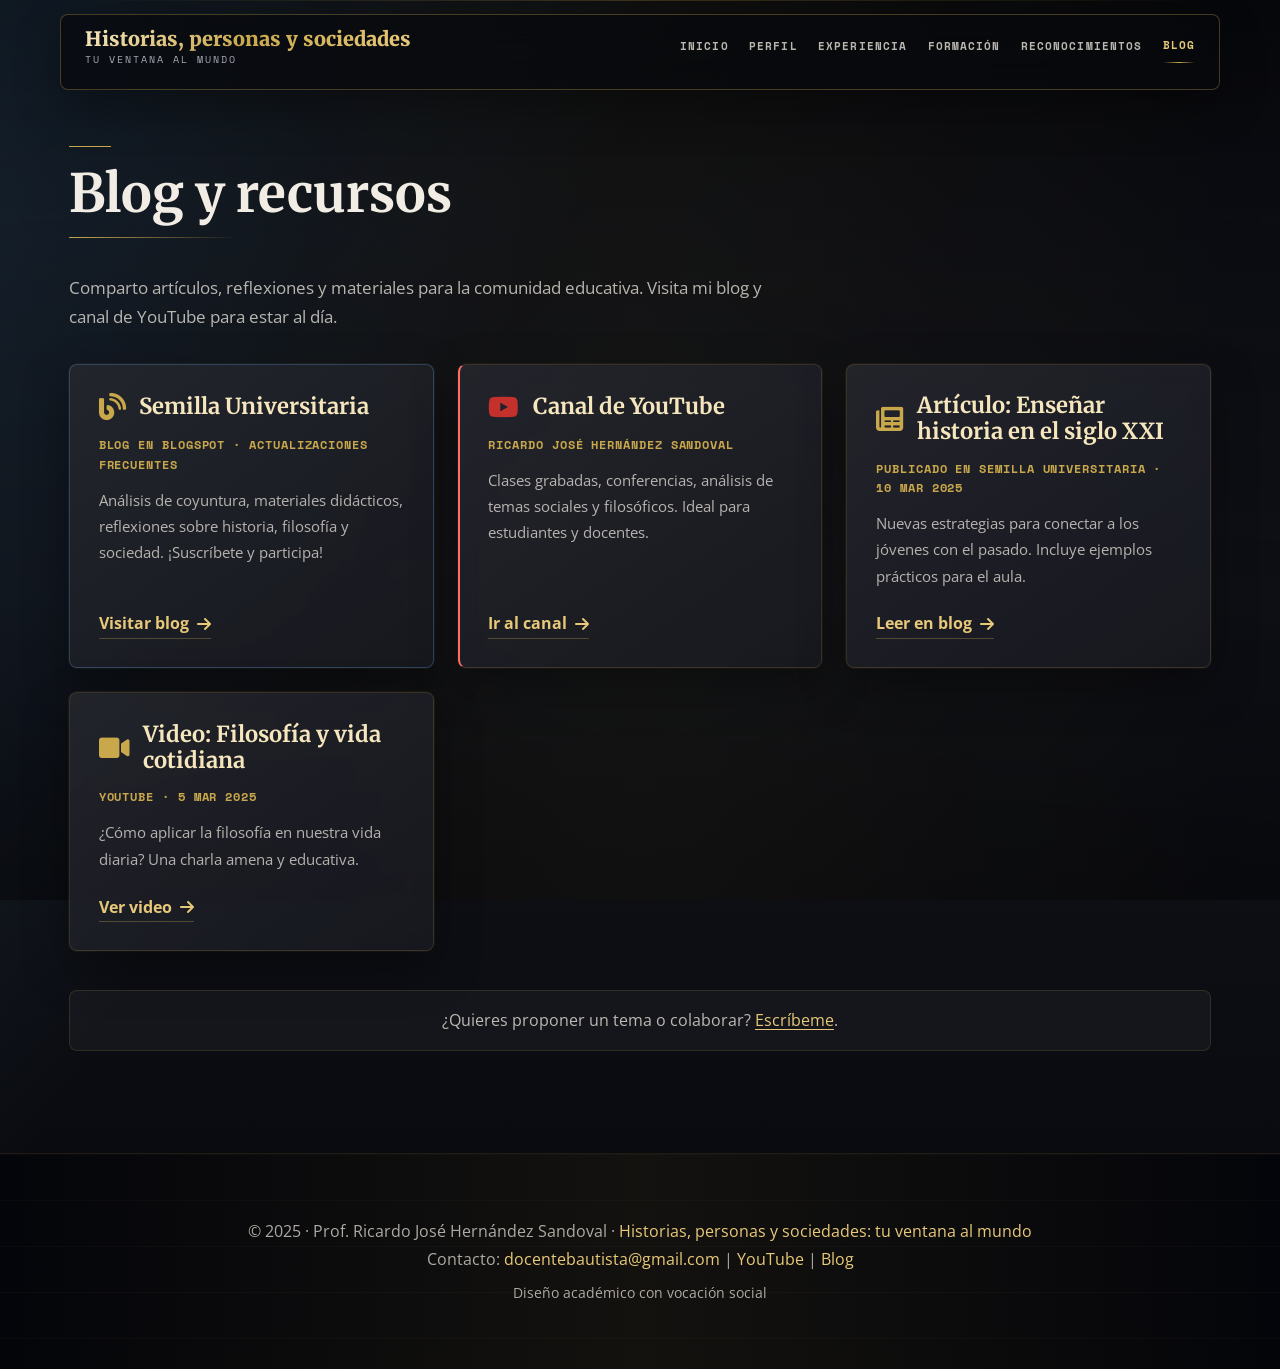
<file: blog.html>
<!DOCTYPE html>
<html lang="es">
<head>
    <meta charset="UTF-8">
    <meta name="viewport" content="width=device-width, initial-scale=1.0">
    <meta name="description" content="Blog y recursos educativos del Prof. Ricardo Jose Hernandez Sandoval sobre Ciencias Sociales, Filosofia, Historia y ciudadania.">
    <title>Blog · Historias, personas y sociedades</title>
    <!-- Fuentes Google Fonts -->
    <link rel="preconnect" href="https://fonts.googleapis.com">
    <link rel="preconnect" href="https://fonts.gstatic.com" crossorigin>
    <link href="https://fonts.googleapis.com/css2?family=Merriweather:wght@400;700;900&family=Open+Sans:wght@300;400;600;700&family=Space+Mono:wght@400;700&display=swap" rel="stylesheet">
    <!-- Font Awesome 6 -->
    <link rel="stylesheet" href="https://cdnjs.cloudflare.com/ajax/libs/font-awesome/6.0.0-beta3/css/all.min.css">
    <!-- Hoja de estilos personalizada -->
    <link rel="stylesheet" href="css/styles.css">
</head>
<body>
    <!-- BARRA DE NAVEGACIÓN -->
    <nav class="navbar" aria-label="Navegacion principal">
        <div class="container">
            <div class="logo">
                <a href="index.html">Historias, personas y sociedades</a>
                <span>tu ventana al mundo</span>
            </div>
            <ul class="nav-menu" id="nav-menu">
                <li><a href="index.html#inicio">Inicio</a></li>
                <li><a href="index.html#perfil">Perfil</a></li>
                <li><a href="index.html#experiencia">Experiencia</a></li>
                <li><a href="index.html#formacion">Formación</a></li>
                <li><a href="index.html#reconocimientos">Reconocimientos</a></li>
                <li><a href="blog.html" class="active">Blog</a></li>
            </ul>
            <div class="hamburger" id="hamburger" role="button" tabindex="0" aria-controls="nav-menu" aria-expanded="false" aria-label="Abrir menu de navegacion">
                <span></span><span></span><span></span>
            </div>
        </div>
    </nav>

    <!-- SECCIÓN BLOG PRINCIPAL -->
    <section id="blog">
        <div class="container">
            <h1 class="section-title">Blog y recursos</h1>
            <p class="blog-intro">Comparto artículos, reflexiones y materiales para la comunidad educativa. Visita mi blog y canal de YouTube para estar al día.</p>
            
            <div class="blog-grid">
                <!-- Tarjeta principal: Blog de Blogspot -->
                <div class="blog-card blog-card-featured">
                    <div class="blog-card-header">
                        <i class="fas fa-blog" style="color: var(--accent);"></i>
                        <h3>Semilla Universitaria</h3>
                    </div>
                    <p class="blog-meta">Blog en Blogspot · Actualizaciones frecuentes</p>
                    <p class="blog-excerpt">Análisis de coyuntura, materiales didácticos, reflexiones sobre historia, filosofía y sociedad. ¡Suscríbete y participa!</p>
                    <a href="https://semillauniversitaria.blogspot.com/" class="blog-link" target="_blank" rel="noopener">Visitar blog <i class="fas fa-arrow-right"></i></a>
                </div>

                <!-- Tarjeta: Canal de YouTube -->
                <div class="blog-card blog-card-youtube">
                    <div class="blog-card-header">
                        <i class="fab fa-youtube" style="color: #c4302b;"></i>
                        <h3>Canal de YouTube</h3>
                    </div>
                    <p class="blog-meta">Ricardo José Hernández Sandoval</p>
                    <p class="blog-excerpt">Clases grabadas, conferencias, análisis de temas sociales y filosóficos. Ideal para estudiantes y docentes.</p>
                    <a href="https://www.youtube.com/@RicardoJoseHernandezSandoval" class="blog-link" target="_blank" rel="noopener">Ir al canal <i class="fas fa-arrow-right"></i></a>
                </div>

                <!-- Podemos añadir más tarjetas simulando entradas recientes (opcional) -->
                <div class="blog-card">
                    <div class="blog-card-header">
                        <i class="fas fa-newspaper"></i>
                        <h3>Artículo: Enseñar historia en el siglo XXI</h3>
                    </div>
                    <p class="blog-meta">Publicado en Semilla Universitaria · 10 mar 2025</p>
                    <p class="blog-excerpt">Nuevas estrategias para conectar a los jóvenes con el pasado. Incluye ejemplos prácticos para el aula.</p>
                    <a href="https://semillauniversitaria.blogspot.com/" class="blog-link" target="_blank" rel="noopener">Leer en blog <i class="fas fa-arrow-right"></i></a>
                </div>

                <div class="blog-card">
                    <div class="blog-card-header">
                        <i class="fas fa-video"></i>
                        <h3>Video: Filosofía y vida cotidiana</h3>
                    </div>
                    <p class="blog-meta">YouTube · 5 mar 2025</p>
                    <p class="blog-excerpt">¿Cómo aplicar la filosofía en nuestra vida diaria? Una charla amena y educativa.</p>
                    <a href="https://www.youtube.com/@RicardoJoseHernandezSandoval" class="blog-link" target="_blank" rel="noopener">Ver video <i class="fas fa-arrow-right"></i></a>
                </div>
            </div>

            <p class="blog-note">¿Quieres proponer un tema o colaborar? <a href="mailto:docentebautista@gmail.com">Escríbeme</a>.</p>
        </div>
    </section>

    <!-- FOOTER -->
    <footer>
        <div class="container">
            <p>© 2025 · Prof. Ricardo José Hernández Sandoval · <a href="index.html">Historias, personas y sociedades: tu ventana al mundo</a></p>
            <p>Contacto: <a href="mailto:docentebautista@gmail.com">docentebautista@gmail.com</a> | <a href="https://www.youtube.com/@RicardoJoseHernandezSandoval" target="_blank" rel="noopener">YouTube</a> | <a href="blog.html">Blog</a></p>
            <p style="margin-top: 0.5rem; font-size: 0.9rem;">Diseño académico con vocación social</p>
        </div>
    </footer>

    <script src="scripts/script.js"></script>
</body>
</html>
</file>
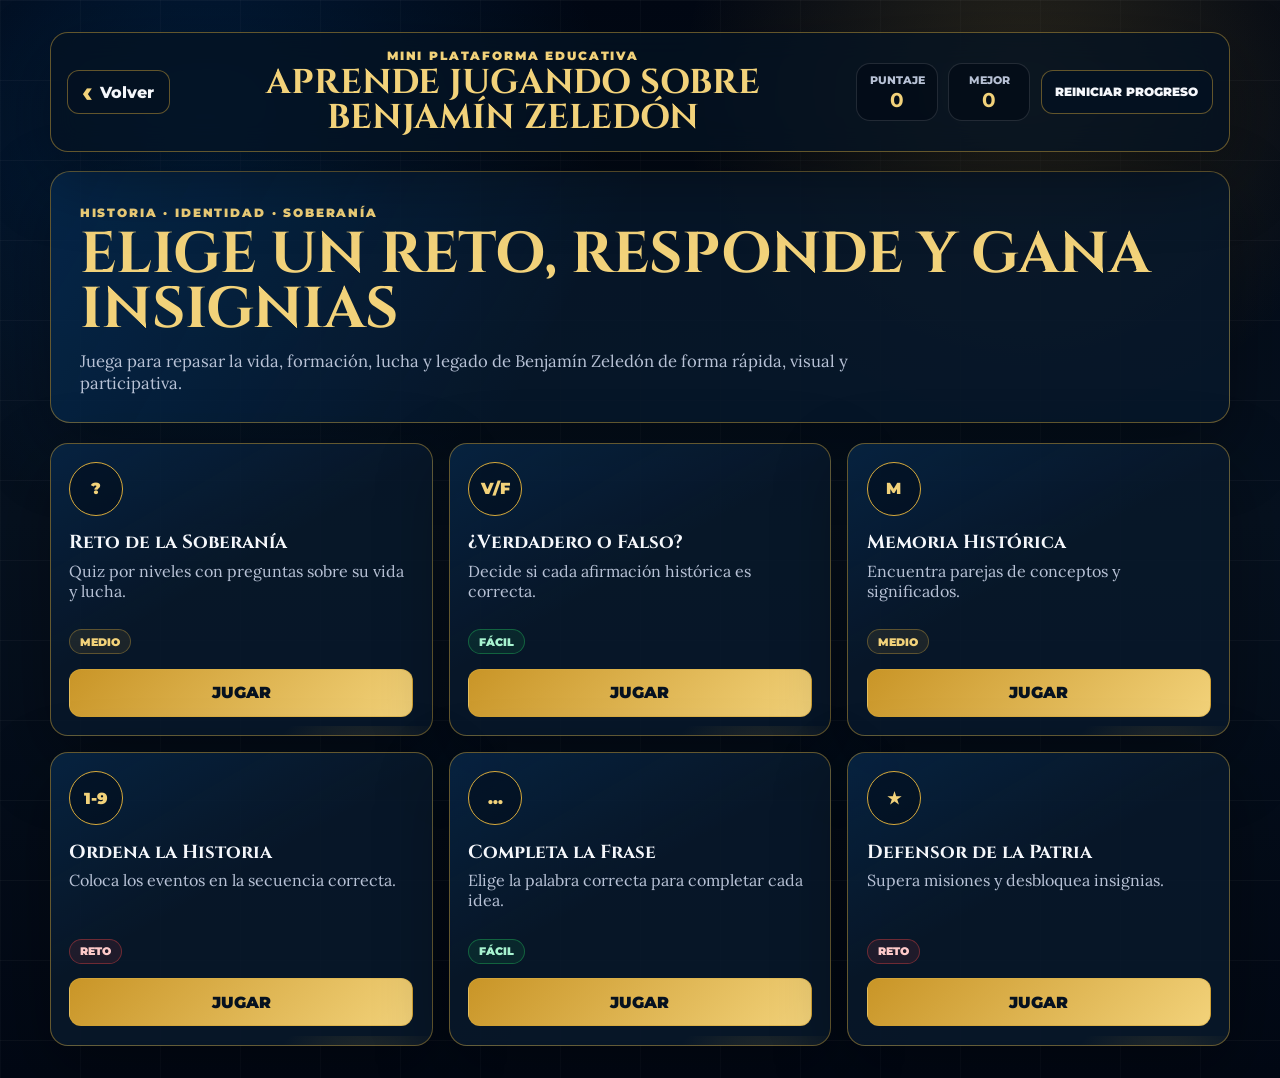
<file: interactiva-benjamin/aprender.html>
<!DOCTYPE html>
<html lang="es">
<head>
  <meta charset="UTF-8">
  <meta name="viewport" content="width=device-width, initial-scale=1.0">
  <meta name="description" content="Juegos interactivos para aprender sobre Benjamín Zeledón, héroe nacional de Nicaragua, soberanía, El Coyotepe, La Barranca y su legado.">
  <title>Aprende jugando sobre Benjamín Zeledón</title>
  <link rel="preconnect" href="https://fonts.googleapis.com">
  <link rel="preconnect" href="https://fonts.gstatic.com" crossorigin>
  <link href="https://fonts.googleapis.com/css2?family=Cinzel:wght@700;800;900&family=Lora:wght@500;600;700&family=Montserrat:wght@500;600;700;800;900&display=swap" rel="stylesheet">
  <link rel="stylesheet" href="juegos-benjamin.css">
  <script src="juegos-benjamin.js" defer></script>
</head>
<body>
  <div class="game-page">
    <header class="game-header">
      <a class="back-link" href="index.html" aria-label="Volver a la página de Benjamín Zeledón">
        <span aria-hidden="true">‹</span>
        Volver
      </a>

      <div class="header-title">
        <p>Mini plataforma educativa</p>
        <h1>Aprende jugando sobre Benjamín Zeledón</h1>
      </div>

      <section class="score-board" aria-label="Puntaje de juegos">
        <div class="score-pill">
          <span>Puntaje</span>
          <strong id="scoreTotal">0</strong>
        </div>
        <div class="score-pill">
          <span>Mejor</span>
          <strong id="bestScore">0</strong>
        </div>
        <button class="reset-progress" id="resetProgress" type="button">Reiniciar progreso</button>
      </section>
    </header>

    <main class="game-main">
      <section class="intro-panel" id="gameMenu">
        <div class="intro-copy">
          <span class="eyebrow">Historia · Identidad · Soberanía</span>
          <h2>Elige un reto, responde y gana insignias</h2>
          <p>Juega para repasar la vida, formación, lucha y legado de Benjamín Zeledón de forma rápida, visual y participativa.</p>
        </div>

        <div class="games-grid" aria-label="Lista de juegos disponibles">
          <article class="game-card" data-game="quiz">
            <span class="game-icon" aria-hidden="true">?</span>
            <h3>Reto de la Soberanía</h3>
            <p>Quiz por niveles con preguntas sobre su vida y lucha.</p>
            <span class="difficulty">Medio</span>
            <button type="button">Jugar</button>
          </article>

          <article class="game-card" data-game="trueFalse">
            <span class="game-icon" aria-hidden="true">V/F</span>
            <h3>¿Verdadero o Falso?</h3>
            <p>Decide si cada afirmación histórica es correcta.</p>
            <span class="difficulty easy">Fácil</span>
            <button type="button">Jugar</button>
          </article>

          <article class="game-card" data-game="memory">
            <span class="game-icon" aria-hidden="true">M</span>
            <h3>Memoria Histórica</h3>
            <p>Encuentra parejas de conceptos y significados.</p>
            <span class="difficulty">Medio</span>
            <button type="button">Jugar</button>
          </article>

          <article class="game-card" data-game="timeline">
            <span class="game-icon" aria-hidden="true">1-9</span>
            <h3>Ordena la Historia</h3>
            <p>Coloca los eventos en la secuencia correcta.</p>
            <span class="difficulty hard">Reto</span>
            <button type="button">Jugar</button>
          </article>

          <article class="game-card" data-game="complete">
            <span class="game-icon" aria-hidden="true">...</span>
            <h3>Completa la Frase</h3>
            <p>Elige la palabra correcta para completar cada idea.</p>
            <span class="difficulty easy">Fácil</span>
            <button type="button">Jugar</button>
          </article>

          <article class="game-card" data-game="mission">
            <span class="game-icon" aria-hidden="true">★</span>
            <h3>Defensor de la Patria</h3>
            <p>Supera misiones y desbloquea insignias.</p>
            <span class="difficulty hard">Reto</span>
            <button type="button">Jugar</button>
          </article>
        </div>
      </section>

      <section class="game-stage hidden" id="gameStage" aria-live="polite">
        <div class="stage-toolbar">
          <button class="ghost-btn" id="backToGames" type="button">Volver a juegos</button>
          <div>
            <span class="stage-kicker">Reto activo</span>
            <h2 id="activeGameTitle">Juego</h2>
          </div>
        </div>
        <div class="game-content" id="gameContent"></div>
      </section>
    </main>
  </div>
</body>
</html>
</file>
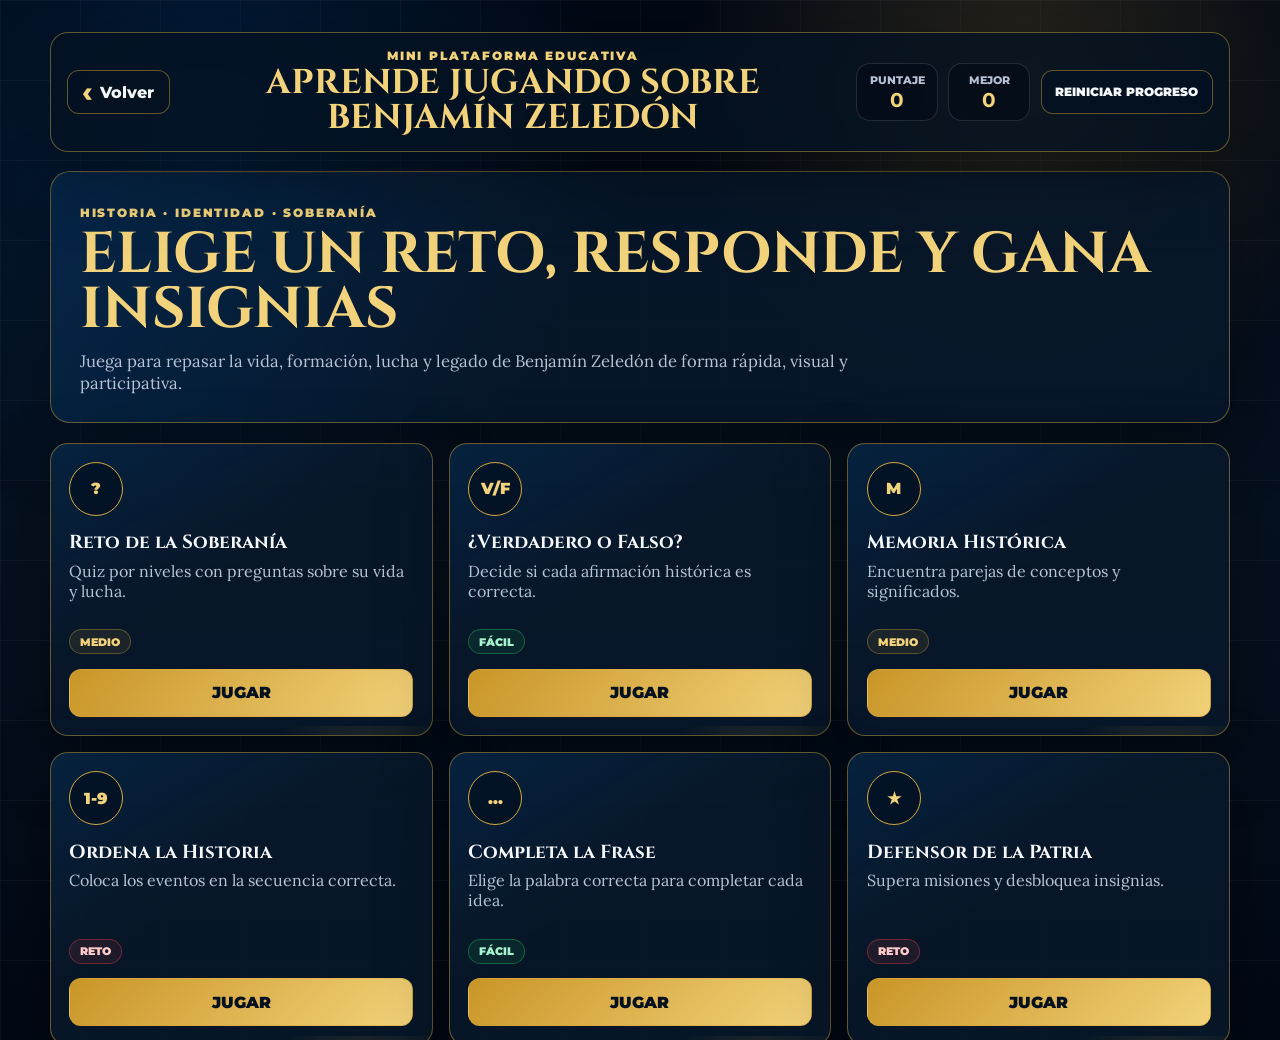
<file: interactiva-benjamin/juegos-benjamin.html>
<!DOCTYPE html>
<html lang="es">
<head>
  <meta charset="UTF-8">
  <meta name="viewport" content="width=device-width, initial-scale=1.0">
  <meta http-equiv="refresh" content="0; url=aprender.html">
  <link rel="canonical" href="aprender.html">
  <title>Juegos de Benjamín Zeledón</title>
</head>
<body>
  <p>Abriendo juegos interactivos sobre Benjamín Zeledón...</p>
  <p><a href="aprender.html">Ir a aprender.html</a></p>
</body>
</html>
</file>
<file: css/styles.css>
/* === RESET Y VARIABLES === */
*,
*::before,
*::after {
    margin: 0;
    padding: 0;
    box-sizing: border-box;
}

:root {
    --gold: #c9a84c;
    --gold-light: #e8c97a;
    --gold-pale: #f5e6be;
    --obsidian: #08090d;
    --charcoal: #11131a;
    --slate: #191c25;
    --mist: #2a2e3a;
    --ivory: #f2ede4;
    --cream: #faf7f2;
    --smoke: #a5a7b3;
    --whisper: #6f7482;
    --blue: #62b7ff;

    --primary: var(--gold-light);
    --secondary: var(--smoke);
    --accent: var(--gold);
    --light: var(--charcoal);
    --dark: var(--ivory);
    --white: rgba(255, 255, 255, 0.055);

    --font-display: "Merriweather", Georgia, serif;
    --font-body: "Open Sans", Arial, sans-serif;
    --font-mono: "Space Mono", "Courier New", monospace;
    --container: 1200px;
    --nav-height: 76px;
    --radius: 8px;
    --border-radius: var(--radius);
    --line: rgba(201, 168, 76, 0.16);
    --line-strong: rgba(201, 168, 76, 0.32);
    --shadow: 0 18px 46px rgba(0, 0, 0, 0.34), 0 0 0 1px rgba(201, 168, 76, 0.08);
    --shadow-hover: 0 26px 62px rgba(0, 0, 0, 0.42), 0 0 34px rgba(201, 168, 76, 0.12);
    --transition: 220ms ease;
}

html {
    min-width: 320px;
    max-width: 100%;
    scroll-behavior: smooth;
    scroll-padding-top: calc(var(--nav-height) + 34px);
    background: var(--obsidian);
    overflow-x: hidden;
}

body {
    position: relative;
    isolation: isolate;
    min-height: 100vh;
    font-family: var(--font-body);
    color: var(--dark);
    background:
        linear-gradient(120deg, rgba(98, 183, 255, 0.12), transparent 34%),
        linear-gradient(180deg, #08090d 0%, #11131a 44%, #07080c 100%);
    line-height: 1.7;
    overflow-x: hidden;
}

/* Premium visual layer: subtle grid, depth and light without changing content. */
body::before,
body::after {
    content: "";
    position: fixed;
    inset: 0;
    pointer-events: none;
    z-index: 0;
}

body > * {
    position: relative;
    z-index: 1;
}

body::before {
    opacity: 0.28;
    background-image:
        linear-gradient(rgba(201, 168, 76, 0.06) 1px, transparent 1px),
        linear-gradient(90deg, rgba(201, 168, 76, 0.045) 1px, transparent 1px);
    background-size: 72px 72px;
    mask-image: linear-gradient(to bottom, rgba(0, 0, 0, 0.86), rgba(0, 0, 0, 0.16));
}

body::after {
    opacity: 0.78;
    background:
        linear-gradient(90deg, transparent 0%, rgba(201, 168, 76, 0.06) 50%, transparent 100%),
        linear-gradient(180deg, rgba(0, 0, 0, 0.22), transparent 24%, rgba(0, 0, 0, 0.46));
}

h1,
h2,
h3,
h4 {
    font-family: var(--font-display);
    font-weight: 700;
    letter-spacing: 0;
    line-height: 1.15;
}

p {
    color: rgba(242, 237, 228, 0.78);
}

a {
    color: inherit;
    text-decoration: none;
}

a:focus-visible,
button:focus-visible,
.hamburger:focus-visible {
    outline: 2px solid var(--gold-light);
    outline-offset: 4px;
}

.container {
    width: min(100%, var(--container));
    margin: 0 auto;
    padding: 0 clamp(1rem, 3vw, 1.8rem);
}

/* === NAVBAR === */
.navbar {
    position: fixed;
    top: 14px;
    left: 50%;
    z-index: 1000;
    width: min(1160px, calc(100% - 28px));
    min-height: var(--nav-height);
    padding: 0.72rem 0;
    border: 1px solid var(--line-strong);
    border-radius: var(--radius);
    background: rgba(8, 9, 13, 0.72);
    box-shadow: 0 18px 46px rgba(0, 0, 0, 0.32);
    backdrop-filter: blur(16px);
    transform: translateX(-50%);
}

.navbar .container {
    display: flex;
    align-items: center;
    justify-content: space-between;
    gap: 1.2rem;
    padding-inline: clamp(1rem, 2.4vw, 1.5rem);
}

.logo {
    min-width: 0;
    font-family: var(--font-display);
    font-size: clamp(1rem, 2vw, 1.24rem);
    font-weight: 900;
    line-height: 1.15;
    color: var(--gold-pale);
}

.logo a {
    display: inline-block;
    background: linear-gradient(135deg, var(--gold-pale), var(--gold), var(--gold-light));
    -webkit-background-clip: text;
    background-clip: text;
    color: transparent;
}

.logo span {
    display: block;
    margin-top: 0.18rem;
    color: var(--smoke);
    font-family: var(--font-mono);
    font-size: 0.62rem;
    font-weight: 400;
    letter-spacing: 0.2em;
    text-transform: uppercase;
}

.nav-menu {
    display: flex;
    align-items: center;
    justify-content: flex-end;
    gap: clamp(0.5rem, 1.6vw, 1.35rem);
    list-style: none;
}

.nav-menu a {
    position: relative;
    display: inline-flex;
    align-items: center;
    min-height: 40px;
    color: rgba(242, 237, 228, 0.76);
    font-family: var(--font-mono);
    font-size: 0.68rem;
    font-weight: 700;
    letter-spacing: 0.1em;
    text-transform: uppercase;
    transition: color var(--transition), transform var(--transition);
}

.nav-menu a::after {
    content: "";
    position: absolute;
    left: 0;
    right: 0;
    bottom: 3px;
    height: 1px;
    background: linear-gradient(90deg, transparent, var(--gold), transparent);
    opacity: 0;
    transform: scaleX(0.5);
    transition: opacity var(--transition), transform var(--transition);
}

.nav-menu a:hover,
.nav-menu a:focus-visible,
.nav-menu a.active {
    color: var(--gold-light);
    transform: translateY(-1px);
}

.nav-menu a:hover::after,
.nav-menu a:focus-visible::after,
.nav-menu a.active::after {
    opacity: 1;
    transform: scaleX(1);
}

.hamburger {
    display: none;
    width: 44px;
    height: 44px;
    flex-direction: column;
    align-items: center;
    justify-content: center;
    gap: 5px;
    border: 1px solid var(--line);
    border-radius: var(--radius);
    background: rgba(255, 255, 255, 0.04);
    cursor: pointer;
    transition: border-color var(--transition), background var(--transition);
}

.hamburger:hover {
    border-color: var(--line-strong);
    background: rgba(201, 168, 76, 0.08);
}

.hamburger span {
    width: 22px;
    height: 2px;
    border-radius: 999px;
    background: var(--gold-light);
    transition: transform var(--transition), opacity var(--transition);
}

.hamburger.active span:nth-child(1) {
    transform: translateY(7px) rotate(45deg);
}

.hamburger.active span:nth-child(2) {
    opacity: 0;
}

.hamburger.active span:nth-child(3) {
    transform: translateY(-7px) rotate(-45deg);
}

/* === SECCIONES GENERALES === */
section {
    position: relative;
    padding: clamp(4.8rem, 8vw, 7.5rem) 0;
    border-bottom: 1px solid rgba(201, 168, 76, 0.1);
}

section::before {
    content: "";
    position: absolute;
    left: max(1rem, calc((100% - var(--container)) / 2 + 1.5rem));
    right: max(1rem, calc((100% - var(--container)) / 2 + 1.5rem));
    top: 0;
    height: 1px;
    background: linear-gradient(90deg, transparent, rgba(201, 168, 76, 0.32), transparent);
    opacity: 0.72;
}

section:last-of-type {
    border-bottom: none;
}

.section-title {
    position: relative;
    margin-bottom: clamp(1.5rem, 3vw, 2.2rem);
    padding-bottom: 0.85rem;
    color: var(--ivory);
    font-size: clamp(2rem, 5vw, 3.3rem);
    font-weight: 700;
}

.section-title::before {
    content: "";
    display: block;
    width: 42px;
    height: 1px;
    margin-bottom: 1rem;
    background: var(--gold);
}

.section-title::after {
    content: "";
    position: absolute;
    bottom: 0;
    left: 0;
    width: min(170px, 42vw);
    height: 1px;
    border-radius: 999px;
    background: linear-gradient(90deg, var(--gold), transparent);
}

.card-grid,
.formacion-grid,
.blog-grid {
    display: grid;
    grid-template-columns: repeat(auto-fit, minmax(min(100%, 280px), 1fr));
    gap: clamp(1rem, 2vw, 1.5rem);
    margin-top: 2rem;
}

.card,
.perfil-texto,
.formacion-item,
.blog-card,
.reconocimientos-list {
    position: relative;
    min-width: 0;
    overflow: hidden;
    border: 1px solid var(--line);
    border-radius: var(--radius);
    background:
        linear-gradient(145deg, rgba(255, 255, 255, 0.078), rgba(255, 255, 255, 0.026)),
        rgba(17, 19, 26, 0.78);
    box-shadow: var(--shadow);
    backdrop-filter: blur(10px);
}

.card::before,
.perfil-texto::before,
.formacion-item::before,
.blog-card::before {
    content: "";
    position: absolute;
    inset: 0;
    background:
        linear-gradient(135deg, rgba(201, 168, 76, 0.12), transparent 34%),
        linear-gradient(180deg, rgba(255, 255, 255, 0.05), transparent);
    opacity: 0;
    transition: opacity 360ms ease;
    pointer-events: none;
}

.card:hover,
.formacion-item:hover,
.blog-card:hover {
    border-color: var(--line-strong);
    box-shadow: var(--shadow-hover);
    transform: translateY(-6px);
}

.card:hover::before,
.formacion-item:hover::before,
.blog-card:hover::before,
.perfil-texto:hover::before {
    opacity: 1;
}

.card {
    padding: clamp(1.35rem, 2vw, 1.75rem);
    transition: transform var(--transition), box-shadow var(--transition), border-color var(--transition);
}

.card h3 {
    position: relative;
    z-index: 1;
    display: flex;
    align-items: center;
    gap: 0.75rem;
    margin-bottom: 1rem;
    color: var(--gold-pale);
    font-size: clamp(1.2rem, 2.6vw, 1.45rem);
}

.card h3 i {
    color: var(--gold);
    font-size: 1.5rem;
    filter: drop-shadow(0 0 12px rgba(201, 168, 76, 0.24));
}

.card p,
.card li {
    position: relative;
    z-index: 1;
    color: rgba(242, 237, 228, 0.75);
    font-size: 0.96rem;
}

.card ul {
    position: relative;
    z-index: 1;
    list-style: none;
}

.card li {
    margin-bottom: 0.68rem;
    padding-left: 1.35rem;
}

.card li::before {
    content: "";
    position: absolute;
    left: 0;
    top: 0.75em;
    width: 6px;
    height: 6px;
    border: 1px solid var(--gold);
    transform: rotate(45deg);
}

.badge-list {
    display: flex;
    flex-wrap: wrap;
    gap: 0.65rem;
    margin: 1.35rem 0 0;
}

.badge {
    display: inline-flex;
    align-items: center;
    min-height: 34px;
    border: 1px solid rgba(201, 168, 76, 0.22);
    border-radius: 999px;
    background: rgba(201, 168, 76, 0.08);
    color: var(--gold-pale);
    padding: 0.35rem 0.85rem;
    font-family: var(--font-mono);
    font-size: 0.72rem;
    font-weight: 700;
    letter-spacing: 0.05em;
    text-transform: uppercase;
}

/* === HERO === */
#inicio {
    min-height: 100vh;
    display: grid;
    align-items: center;
    padding: calc(var(--nav-height) + 4.2rem) 0 clamp(4rem, 8vw, 6rem);
    overflow: hidden;
    border-bottom-color: rgba(201, 168, 76, 0.18);
}

#inicio::before {
    inset: 0;
    left: 0;
    right: 0;
    height: auto;
    opacity: 0.65;
    background-image:
        linear-gradient(rgba(201, 168, 76, 0.08) 1px, transparent 1px),
        linear-gradient(90deg, rgba(201, 168, 76, 0.065) 1px, transparent 1px),
        linear-gradient(115deg, rgba(98, 183, 255, 0.12), transparent 42%);
    background-size: 82px 82px, 82px 82px, 100% 100%;
    mask-image: linear-gradient(to bottom, rgba(0, 0, 0, 0.9), transparent 78%);
}

#inicio::after {
    content: "";
    position: absolute;
    inset: 0;
    background:
        linear-gradient(90deg, transparent, rgba(201, 168, 76, 0.09), transparent),
        linear-gradient(180deg, transparent 0%, rgba(8, 9, 13, 0.86) 100%);
    pointer-events: none;
}

.hero {
    position: relative;
    z-index: 1;
    display: grid;
    justify-items: center;
    gap: clamp(2rem, 5vw, 3.5rem);
    text-align: center;
}

.hero-content {
    width: 100%;
    max-width: 930px;
    min-width: 0;
}

.hero-content h1 {
    margin-bottom: 1rem;
    background: linear-gradient(135deg, var(--gold-pale) 0%, var(--gold-light) 38%, var(--ivory) 100%);
    -webkit-background-clip: text;
    background-clip: text;
    color: transparent;
    font-size: clamp(3rem, 9vw, 6.8rem);
    font-weight: 900;
    line-height: 0.98;
    text-wrap: balance;
    overflow-wrap: break-word;
    text-shadow: 0 0 34px rgba(201, 168, 76, 0.12);
}

.hero-content .subtitle {
    margin-bottom: 1.3rem;
    color: var(--gold);
    font-family: var(--font-mono);
    font-size: clamp(0.8rem, 2vw, 1rem);
    font-weight: 700;
    letter-spacing: 0.28em;
    text-transform: uppercase;
}

.hero-content .intro-text {
    max-width: 760px;
    margin: 0 auto 1.8rem;
    border-top: 1px solid var(--line-strong);
    border-bottom: 1px solid rgba(201, 168, 76, 0.12);
    border-left: 0;
    border-radius: 0;
    background: transparent;
    padding: 1.4rem 0;
    color: rgba(242, 237, 228, 0.82);
    font-size: clamp(1.02rem, 2.4vw, 1.22rem);
}

.hero-contact {
    display: flex;
    flex-wrap: wrap;
    justify-content: center;
    gap: 0.7rem;
    margin-top: 1rem;
}

.hero-contact a,
.hero-contact p {
    min-height: 42px;
    display: inline-flex;
    align-items: center;
    gap: 0.6rem;
    border: 1px solid rgba(201, 168, 76, 0.16);
    border-radius: 999px;
    background: rgba(255, 255, 255, 0.046);
    color: rgba(242, 237, 228, 0.84);
    padding: 0.42rem 0.9rem;
    font-size: 0.94rem;
    transition: border-color var(--transition), background var(--transition), transform var(--transition);
}

.hero-contact a:hover,
.hero-contact a:focus-visible {
    border-color: var(--line-strong);
    background: rgba(201, 168, 76, 0.09);
    transform: translateY(-2px);
}

.hero-contact i {
    width: 1.1rem;
    color: var(--gold);
    font-size: 1.05rem;
}

.youtube-link i {
    color: #ff6d64;
}

.hero-avatar {
    width: min(100%, 300px);
    text-align: center;
}

.hero-avatar img {
    display: block;
    margin: 0 auto;
    outline: 1px solid rgba(245, 230, 190, 0.18);
    outline-offset: 10px;
}

.hero-avatar p {
    color: var(--gold-pale) !important;
    font-family: var(--font-mono);
    font-size: 0.78rem;
    letter-spacing: 0.08em;
    text-transform: uppercase;
}

/* === PERFIL === */
.perfil-texto {
    padding: clamp(1.5rem, 3vw, 2.4rem);
    border-left: 2px solid var(--gold);
    font-size: 1.03rem;
}

.perfil-texto p,
.perfil-texto strong,
.perfil-texto em {
    position: relative;
    z-index: 1;
}

.perfil-texto strong {
    color: var(--gold-pale);
}

.perfil-texto em {
    color: var(--gold-light);
}

/* === EXPERIENCIA === */
.exp-item {
    margin-bottom: 2rem;
}

.exp-item h3 {
    margin-bottom: 0.2rem;
    color: var(--gold-pale);
    font-size: 1.4rem;
}

.exp-meta {
    display: block;
    margin-bottom: 0.5rem;
    color: var(--secondary);
    font-weight: 600;
}

/* === FORMACION === */
.formacion-item {
    padding: 1.35rem;
    border-top: 2px solid var(--gold);
    transition: transform var(--transition), box-shadow var(--transition), border-color var(--transition);
}

.formacion-item h4,
.formacion-item .institucion,
.formacion-item .fecha {
    position: relative;
    z-index: 1;
}

.formacion-item h4 {
    margin-bottom: 0.45rem;
    color: var(--gold-pale);
    font-size: 1.08rem;
}

.formacion-item .institucion {
    margin-bottom: 0.8rem;
    color: rgba(242, 237, 228, 0.72);
    font-size: 0.9rem;
    font-weight: 600;
}

.formacion-item .fecha {
    display: inline-flex;
    align-items: center;
    min-height: 30px;
    border: 1px solid rgba(201, 168, 76, 0.18);
    border-radius: 999px;
    background: rgba(201, 168, 76, 0.08);
    color: var(--gold-light);
    padding: 0.16rem 0.8rem;
    font-family: var(--font-mono);
    font-size: 0.72rem;
    letter-spacing: 0.05em;
}

#formacion .container > p {
    color: var(--smoke);
}

/* === RECONOCIMIENTOS === */
#reconocimientos .container > div {
    gap: 1rem !important;
}

.reconocimientos-list {
    list-style: none;
    padding: clamp(1.25rem, 2.5vw, 1.75rem);
}

.reconocimientos-list li {
    position: relative;
    margin-bottom: 1rem;
    padding-left: 1.7rem;
    color: rgba(242, 237, 228, 0.8);
    font-weight: 600;
}

.reconocimientos-list li:last-child {
    margin-bottom: 0;
}

.reconocimientos-list li::before {
    content: "";
    position: absolute;
    left: 0;
    top: 0.72em;
    width: 8px;
    height: 8px;
    border: 1px solid var(--gold);
    background: rgba(201, 168, 76, 0.16);
    transform: rotate(45deg);
}

/* === BLOG === */
#blog {
    min-height: 78vh;
    padding-top: calc(var(--nav-height) + 4.4rem);
}

.blog-intro {
    max-width: 720px;
    margin-bottom: 2rem;
    color: rgba(242, 237, 228, 0.74);
    font-size: 1.08rem;
}

.blog-card {
    display: flex;
    flex-direction: column;
    padding: clamp(1.35rem, 2.4vw, 1.8rem);
    transition: transform var(--transition), box-shadow var(--transition), border-color var(--transition);
}

.blog-card-featured {
    border-color: rgba(98, 183, 255, 0.26);
}

.blog-card-youtube {
    border-left: 2px solid #ff6d64;
}

.blog-card-header {
    position: relative;
    z-index: 1;
    display: flex;
    align-items: center;
    gap: 0.85rem;
    margin-bottom: 0.9rem;
}

.blog-card-header i {
    color: var(--gold);
    font-size: 1.7rem;
}

.blog-card-header h3 {
    margin: 0;
    color: var(--gold-pale);
    font-size: clamp(1.12rem, 2.5vw, 1.38rem);
    overflow-wrap: anywhere;
}

.blog-meta {
    position: relative;
    z-index: 1;
    margin-bottom: 0.85rem;
    color: var(--gold);
    font-family: var(--font-mono);
    font-size: 0.72rem;
    font-weight: 700;
    letter-spacing: 0.08em;
    text-transform: uppercase;
    overflow-wrap: anywhere;
}

.blog-excerpt {
    position: relative;
    z-index: 1;
    flex-grow: 1;
    margin-bottom: 1.3rem;
    color: rgba(242, 237, 228, 0.72);
    font-size: 0.96rem;
}

.blog-link {
    position: relative;
    z-index: 1;
    width: fit-content;
    display: inline-flex;
    align-items: center;
    gap: 0.5rem;
    border-bottom: 1px solid rgba(201, 168, 76, 0.32);
    color: var(--gold-light);
    font-weight: 700;
    transition: gap var(--transition), color var(--transition);
}

.blog-link:hover,
.blog-link:focus-visible {
    gap: 0.8rem;
    color: var(--gold-pale);
}

.blog-note {
    margin-top: 2.4rem;
    border: 1px solid var(--line);
    border-radius: var(--radius);
    background: rgba(255, 255, 255, 0.04);
    color: rgba(242, 237, 228, 0.76);
    padding: 1rem 1.2rem;
    text-align: center;
}

.blog-note a {
    color: var(--gold-light);
    text-decoration: underline;
    text-underline-offset: 3px;
}

/* === BOTONES === */
.btn {
    display: inline-flex;
    align-items: center;
    justify-content: center;
    min-height: 44px;
    border: 1px solid var(--line-strong);
    border-radius: 999px;
    background: linear-gradient(135deg, var(--gold), var(--gold-light));
    color: #11131a;
    padding: 0.75rem 1.45rem;
    font-weight: 800;
    cursor: pointer;
    transition: transform var(--transition), box-shadow var(--transition);
}

.btn:hover,
.btn:focus-visible {
    box-shadow: 0 12px 28px rgba(201, 168, 76, 0.2);
    transform: translateY(-2px);
}

/* === FOOTER === */
footer {
    position: relative;
    overflow: hidden;
    border-top: 1px solid rgba(201, 168, 76, 0.14);
    background: rgba(5, 6, 10, 0.92);
    color: rgba(242, 237, 228, 0.74);
    padding: clamp(2.4rem, 5vw, 4rem) 0;
    text-align: center;
}

footer::before {
    content: "";
    position: absolute;
    inset: 0;
    background:
        linear-gradient(90deg, transparent, rgba(201, 168, 76, 0.08), transparent),
        linear-gradient(rgba(201, 168, 76, 0.035) 1px, transparent 1px);
    background-size: 100% 100%, 100% 46px;
    pointer-events: none;
}

footer .container {
    position: relative;
    z-index: 1;
}

footer p {
    color: rgba(242, 237, 228, 0.7);
}

footer a {
    color: var(--gold-light);
}

footer a:hover,
footer a:focus-visible {
    color: var(--gold-pale);
    text-decoration: underline;
    text-underline-offset: 3px;
}

/* === SCROLL REVEAL === */
.premium-reveal {
    opacity: 0;
    transform: translateY(28px);
    transition: opacity 760ms ease, transform 760ms ease;
}

.premium-reveal.is-visible {
    opacity: 1;
    transform: translateY(0);
}

.hero-content h1,
.hero-content .subtitle,
.hero-content .intro-text,
.hero-contact,
.hero-avatar {
    animation: fadeUp 860ms ease both;
}

.hero-content .subtitle {
    animation-delay: 120ms;
}

.hero-content .intro-text {
    animation-delay: 220ms;
}

.hero-contact {
    animation-delay: 320ms;
}

.hero-avatar {
    animation-delay: 420ms;
}

@keyframes fadeUp {
    from {
        opacity: 0;
        transform: translateY(24px);
    }
    to {
        opacity: 1;
        transform: translateY(0);
    }
}

/* === RESPONSIVE === */
@media (max-width: 980px) {
    :root {
        --nav-height: 72px;
    }

    .navbar .container {
        gap: 0.8rem;
    }

    .nav-menu {
        gap: 0.75rem;
    }

    .nav-menu a {
        font-size: 0.62rem;
    }
}

@media (max-width: 768px) {
    .navbar {
        top: 10px;
        width: calc(100% - 20px);
    }

    .nav-menu {
        position: fixed;
        top: calc(var(--nav-height) + 14px);
        left: 10px;
        right: 10px;
        display: grid;
        gap: 0.55rem;
        padding: 1rem;
        border: 1px solid var(--line-strong);
        border-radius: var(--radius);
        background: rgba(8, 9, 13, 0.94);
        box-shadow: var(--shadow);
        opacity: 0;
        pointer-events: none;
        transform: translateY(-10px);
        transition: opacity var(--transition), transform var(--transition);
        backdrop-filter: blur(16px);
    }

    .nav-menu.active {
        opacity: 1;
        pointer-events: auto;
        transform: translateY(0);
    }

    .nav-menu a {
        justify-content: center;
        min-height: 44px;
        border: 1px solid rgba(201, 168, 76, 0.09);
        border-radius: var(--radius);
        background: rgba(255, 255, 255, 0.035);
        font-size: 0.7rem;
    }

    .hamburger {
        display: flex;
        flex-shrink: 0;
    }

    .hero-contact {
        align-items: center;
    }

    .hero-contact a,
    .hero-contact p {
        width: 100%;
        justify-content: center;
    }

    .section-title::before {
        margin-bottom: 0.8rem;
    }

    .perfil-texto {
        padding: 1.3rem;
    }
}

@media (max-width: 560px) {
    .logo {
        font-size: 0.94rem;
    }

    .logo span {
        font-size: 0.55rem;
        letter-spacing: 0.14em;
    }

    #inicio {
        min-height: auto;
        padding-top: calc(var(--nav-height) + 3.4rem);
    }

    .hero-content h1 {
        font-size: clamp(2.3rem, 11.5vw, 3rem);
    }

    .hero-content .subtitle {
        letter-spacing: 0.18em;
    }

    .hero-avatar {
        width: min(100%, 260px);
    }

    .card h3 {
        align-items: flex-start;
    }
}

@media (prefers-reduced-motion: reduce) {
    html {
        scroll-behavior: auto;
    }

    *,
    *::before,
    *::after {
        animation-duration: 0.01ms !important;
        animation-iteration-count: 1 !important;
        transition-duration: 0.01ms !important;
    }

    .premium-reveal {
        opacity: 1;
        transform: none;
    }
}
</file>
<file: interactiva-benjamin/juegos-benjamin.css>
:root {
  --bg: #020814;
  --bg-soft: #06111f;
  --card: rgba(8, 24, 43, 0.88);
  --gold: #d6a93b;
  --gold-light: #f2d27a;
  --blue: #005eb8;
  --white: #f5f7fb;
  --muted: #b8c2d6;
  --success: #22c55e;
  --danger: #ef4444;
  --border: rgba(214, 169, 59, 0.45);
  --shadow: 0 24px 70px rgba(0, 0, 0, 0.35);
}

* {
  box-sizing: border-box;
}

html {
  min-width: 320px;
  scroll-behavior: smooth;
  background: var(--bg);
}

body {
  min-height: 100vh;
  margin: 0;
  color: var(--white);
  font-family: "Lora", Georgia, serif;
  overflow-x: hidden;
  background:
    radial-gradient(circle at 16% 12%, rgba(0, 94, 184, 0.24), transparent 28%),
    radial-gradient(circle at 80% 8%, rgba(214, 169, 59, 0.18), transparent 24%),
    linear-gradient(180deg, #020814 0%, #06111f 48%, #020814 100%);
}

button,
a {
  font: inherit;
}

button {
  cursor: pointer;
}

.game-page {
  min-height: 100vh;
  padding: clamp(1rem, 3vw, 2rem);
  background-image:
    linear-gradient(rgba(255, 255, 255, 0.035) 1px, transparent 1px),
    linear-gradient(90deg, rgba(255, 255, 255, 0.025) 1px, transparent 1px);
  background-size: 80px 80px;
}

.game-header,
.intro-panel,
.game-stage {
  width: min(1180px, 100%);
  margin-inline: auto;
}

.game-header {
  display: grid;
  grid-template-columns: auto 1fr auto;
  gap: 1.2rem;
  align-items: center;
  border: 1px solid var(--border);
  border-radius: 18px;
  padding: 1rem;
  background: rgba(4, 18, 34, 0.78);
  box-shadow: var(--shadow);
  backdrop-filter: blur(14px);
}

.back-link,
.ghost-btn,
.reset-progress,
.game-card button,
.primary-btn,
.option-btn,
.small-btn,
.tf-btn {
  border: 1px solid var(--border);
  border-radius: 12px;
  color: var(--white);
  background: rgba(4, 18, 34, 0.82);
  text-decoration: none;
  transition: transform 180ms ease, border-color 180ms ease, background 180ms ease, box-shadow 180ms ease;
}

.back-link {
  min-height: 44px;
  display: inline-flex;
  align-items: center;
  gap: 0.5rem;
  padding: 0.7rem 0.9rem;
  font-family: "Montserrat", sans-serif;
  font-weight: 800;
}

.back-link span {
  color: var(--gold-light);
  font-size: 1.8rem;
  line-height: 0;
}

.header-title {
  text-align: center;
}

.header-title p,
.eyebrow,
.stage-kicker {
  margin: 0;
  color: var(--gold-light);
  font-family: "Montserrat", sans-serif;
  font-size: 0.72rem;
  font-weight: 900;
  letter-spacing: 0.16em;
  text-transform: uppercase;
}

.header-title h1,
.intro-copy h2,
.stage-toolbar h2,
.game-box h3 {
  margin: 0;
  font-family: "Cinzel", serif;
  color: var(--gold-light);
  text-transform: uppercase;
}

.header-title h1 {
  margin-top: 0.2rem;
  font-size: clamp(1.25rem, 3vw, 2.15rem);
  line-height: 1;
}

.score-board {
  display: flex;
  align-items: center;
  gap: 0.65rem;
}

.score-pill {
  min-width: 82px;
  border: 1px solid rgba(255, 255, 255, 0.12);
  border-radius: 14px;
  padding: 0.55rem 0.75rem;
  background: rgba(1, 8, 20, 0.55);
  text-align: center;
}

.score-pill span {
  display: block;
  color: var(--muted);
  font-family: "Montserrat", sans-serif;
  font-size: 0.68rem;
  font-weight: 800;
  text-transform: uppercase;
}

.score-pill strong {
  display: block;
  color: var(--gold-light);
  font-family: "Montserrat", sans-serif;
  font-size: 1.28rem;
}

.reset-progress {
  min-height: 44px;
  padding: 0.7rem 0.85rem;
  font-family: "Montserrat", sans-serif;
  font-size: 0.72rem;
  font-weight: 900;
  text-transform: uppercase;
}

.intro-panel {
  display: grid;
  gap: 1.2rem;
  margin-top: 1.2rem;
}

.intro-copy {
  border: 1px solid var(--border);
  border-radius: 20px;
  padding: clamp(1.1rem, 3vw, 1.8rem);
  background:
    linear-gradient(120deg, rgba(0, 94, 184, 0.2), transparent 45%),
    rgba(8, 24, 43, 0.86);
  box-shadow: var(--shadow);
}

.intro-copy h2 {
  margin-top: 0.45rem;
  font-size: clamp(1.7rem, 5vw, 3.6rem);
  line-height: 0.95;
}

.intro-copy p {
  max-width: 780px;
  margin: 0.75rem 0 0;
  color: var(--muted);
  font-size: 1.04rem;
}

.games-grid {
  display: grid;
  grid-template-columns: repeat(3, 1fr);
  gap: 1rem;
}

.game-card {
  position: relative;
  overflow: hidden;
  border: 1px solid var(--border);
  border-radius: 18px;
  padding: 1.15rem;
  background:
    linear-gradient(150deg, rgba(0, 94, 184, 0.16), transparent 45%),
    var(--card);
  box-shadow: var(--shadow);
  transition: transform 180ms ease, border-color 180ms ease, box-shadow 180ms ease;
}

.game-card::after {
  content: "";
  position: absolute;
  inset: auto -20% -45% 45%;
  height: 140px;
  background: radial-gradient(circle, rgba(214, 169, 59, 0.24), transparent 65%);
  pointer-events: none;
}

.game-card:hover,
.back-link:hover,
.ghost-btn:hover,
.reset-progress:hover,
.game-card button:hover,
.primary-btn:hover,
.option-btn:hover,
.small-btn:hover,
.tf-btn:hover {
  transform: translateY(-2px);
  border-color: var(--gold-light);
  box-shadow: 0 14px 38px rgba(214, 169, 59, 0.16);
}

.game-icon {
  width: 54px;
  height: 54px;
  display: grid;
  place-items: center;
  border: 1px solid var(--gold);
  border-radius: 50%;
  color: var(--gold-light);
  background: rgba(1, 8, 20, 0.5);
  font-family: "Montserrat", sans-serif;
  font-weight: 900;
}

.game-card h3 {
  margin: 0.9rem 0 0.35rem;
  color: var(--white);
  font-family: "Cinzel", serif;
  font-size: 1.18rem;
}

.game-card p {
  min-height: 54px;
  margin: 0;
  color: var(--muted);
}

.difficulty {
  display: inline-flex;
  margin: 0.9rem 0;
  border: 1px solid rgba(214, 169, 59, 0.35);
  border-radius: 999px;
  padding: 0.28rem 0.62rem;
  color: var(--gold-light);
  background: rgba(214, 169, 59, 0.1);
  font-family: "Montserrat", sans-serif;
  font-size: 0.68rem;
  font-weight: 900;
  text-transform: uppercase;
}

.difficulty.easy {
  color: #a7f3d0;
  border-color: rgba(34, 197, 94, 0.38);
  background: rgba(34, 197, 94, 0.1);
}

.difficulty.hard {
  color: #fecaca;
  border-color: rgba(239, 68, 68, 0.38);
  background: rgba(239, 68, 68, 0.1);
}

.game-card button,
.primary-btn {
  width: 100%;
  min-height: 48px;
  padding: 0.8rem 1rem;
  color: #06111f;
  background: linear-gradient(135deg, #c99527, var(--gold-light));
  font-family: "Montserrat", sans-serif;
  font-weight: 900;
  text-transform: uppercase;
}

.hidden {
  display: none !important;
}

.game-stage {
  margin-top: 1.2rem;
  border: 1px solid var(--border);
  border-radius: 20px;
  padding: clamp(1rem, 3vw, 1.4rem);
  background: var(--card);
  box-shadow: var(--shadow);
  backdrop-filter: blur(14px);
}

.stage-toolbar {
  display: grid;
  grid-template-columns: auto 1fr;
  gap: 1rem;
  align-items: center;
  border-bottom: 1px solid rgba(255, 255, 255, 0.12);
  padding-bottom: 1rem;
  margin-bottom: 1rem;
}

.ghost-btn {
  min-height: 44px;
  padding: 0.7rem 0.9rem;
  font-family: "Montserrat", sans-serif;
  font-weight: 900;
}

.stage-toolbar h2 {
  margin-top: 0.18rem;
  font-size: clamp(1.45rem, 4vw, 2.4rem);
}

.game-box {
  display: grid;
  gap: 1rem;
  animation: reveal 260ms ease both;
}

.game-box h3 {
  font-size: clamp(1.35rem, 3vw, 2rem);
}

.game-description {
  max-width: 760px;
  margin: 0;
  color: var(--muted);
}

.status-row,
.game-actions {
  display: flex;
  flex-wrap: wrap;
  gap: 0.75rem;
  align-items: center;
}

.status-chip {
  border: 1px solid rgba(255, 255, 255, 0.12);
  border-radius: 999px;
  padding: 0.45rem 0.75rem;
  color: var(--muted);
  background: rgba(1, 8, 20, 0.42);
  font-family: "Montserrat", sans-serif;
  font-size: 0.78rem;
  font-weight: 800;
}

.question-card,
.result-card,
.feedback,
.memory-panel,
.order-item,
.mission-card {
  border: 1px solid rgba(255, 255, 255, 0.12);
  border-radius: 16px;
  background: rgba(1, 8, 20, 0.46);
}

.question-card {
  padding: 1rem;
}

.question-text {
  margin: 0 0 1rem;
  color: var(--white);
  font-size: clamp(1.15rem, 3vw, 1.55rem);
  font-weight: 700;
}

.options-grid {
  display: grid;
  grid-template-columns: repeat(2, 1fr);
  gap: 0.8rem;
}

.option-btn,
.tf-btn {
  min-height: 58px;
  padding: 0.85rem;
  text-align: left;
  color: var(--white);
  font-weight: 700;
}

.option-btn.correct,
.tf-btn.correct,
.memory-card.matched {
  border-color: rgba(34, 197, 94, 0.85);
  background: linear-gradient(135deg, rgba(34, 197, 94, 0.28), rgba(8, 24, 43, 0.9));
  animation: correctPulse 420ms ease;
}

.option-btn.wrong,
.tf-btn.wrong {
  border-color: rgba(239, 68, 68, 0.85);
  background: linear-gradient(135deg, rgba(239, 68, 68, 0.26), rgba(8, 24, 43, 0.9));
  animation: shake 280ms ease;
}

.feedback {
  display: none;
  padding: 0.85rem 1rem;
  color: var(--white);
}

.feedback.show {
  display: block;
}

.feedback.good {
  border-color: rgba(34, 197, 94, 0.6);
}

.feedback.bad {
  border-color: rgba(239, 68, 68, 0.6);
}

.primary-btn,
.small-btn {
  width: auto;
  min-height: 44px;
  padding: 0.72rem 1rem;
}

.small-btn {
  font-family: "Montserrat", sans-serif;
  font-size: 0.78rem;
  font-weight: 900;
  text-transform: uppercase;
}

.result-card {
  padding: 1.2rem;
  text-align: center;
}

.medal {
  display: inline-grid;
  place-items: center;
  width: 80px;
  height: 80px;
  margin-bottom: 0.6rem;
  border: 1px solid var(--gold);
  border-radius: 50%;
  color: var(--gold-light);
  background: radial-gradient(circle, rgba(214, 169, 59, 0.28), rgba(1, 8, 20, 0.6));
  font-family: "Cinzel", serif;
  font-size: 1.8rem;
  font-weight: 900;
}

.tf-actions {
  display: grid;
  grid-template-columns: repeat(2, 1fr);
  gap: 0.8rem;
}

.tf-btn {
  text-align: center;
  font-family: "Montserrat", sans-serif;
  font-size: 1rem;
  font-weight: 900;
}

.memory-panel {
  padding: 1rem;
}

.memory-grid {
  display: grid;
  grid-template-columns: repeat(4, 1fr);
  gap: 0.75rem;
}

.memory-card {
  min-height: 96px;
  border: 1px solid var(--border);
  border-radius: 14px;
  color: var(--white);
  background: linear-gradient(135deg, rgba(0, 94, 184, 0.2), rgba(1, 8, 20, 0.72));
  font-weight: 800;
  transition: transform 180ms ease, background 180ms ease, border-color 180ms ease;
}

.memory-card:hover {
  transform: translateY(-2px);
}

.memory-card:not(.flipped):not(.matched) {
  color: transparent;
}

.memory-card:not(.flipped):not(.matched)::before {
  content: "Memoria";
  color: var(--gold-light);
  font-family: "Montserrat", sans-serif;
  font-size: 0.76rem;
  text-transform: uppercase;
}

.memory-card.flipped {
  background: rgba(214, 169, 59, 0.16);
}

.order-list {
  display: grid;
  gap: 0.65rem;
  margin: 0;
  padding: 0;
  list-style: none;
}

.order-item {
  display: grid;
  grid-template-columns: auto 1fr auto;
  gap: 0.75rem;
  align-items: center;
  padding: 0.75rem;
}

.order-number {
  width: 34px;
  height: 34px;
  display: grid;
  place-items: center;
  border: 1px solid var(--gold);
  border-radius: 50%;
  color: var(--gold-light);
  font-family: "Montserrat", sans-serif;
  font-weight: 900;
}

.move-controls {
  display: flex;
  gap: 0.4rem;
}

.move-controls button {
  width: 38px;
  height: 38px;
  border: 1px solid rgba(255, 255, 255, 0.16);
  border-radius: 10px;
  color: var(--white);
  background: rgba(1, 8, 20, 0.58);
}

.phrase {
  color: var(--white);
  font-size: clamp(1.2rem, 3vw, 1.7rem);
  font-weight: 700;
}

.blank {
  color: var(--gold-light);
  border-bottom: 2px solid var(--gold);
  padding-inline: 0.25rem;
}

.progress-wrap {
  height: 12px;
  overflow: hidden;
  border: 1px solid rgba(255, 255, 255, 0.12);
  border-radius: 999px;
  background: rgba(1, 8, 20, 0.55);
}

.progress-bar {
  width: 0;
  height: 100%;
  border-radius: inherit;
  background: linear-gradient(90deg, var(--blue), var(--gold-light));
  transition: width 260ms ease;
}

.badges {
  display: flex;
  flex-wrap: wrap;
  gap: 0.6rem;
}

.badge {
  border: 1px solid rgba(255, 255, 255, 0.12);
  border-radius: 999px;
  padding: 0.5rem 0.72rem;
  color: var(--muted);
  background: rgba(1, 8, 20, 0.48);
  font-family: "Montserrat", sans-serif;
  font-size: 0.75rem;
  font-weight: 900;
}

.badge.unlocked {
  color: #06111f;
  border-color: var(--gold-light);
  background: linear-gradient(135deg, #c99527, var(--gold-light));
}

.mission-card {
  display: grid;
  gap: 1rem;
  padding: 1rem;
}

@keyframes reveal {
  from {
    opacity: 0;
    transform: translateY(12px);
  }
  to {
    opacity: 1;
    transform: translateY(0);
  }
}

@keyframes correctPulse {
  0%, 100% {
    box-shadow: 0 0 0 rgba(34, 197, 94, 0);
  }
  50% {
    box-shadow: 0 0 30px rgba(34, 197, 94, 0.28);
  }
}

@keyframes shake {
  0%, 100% {
    transform: translateX(0);
  }
  25% {
    transform: translateX(-4px);
  }
  75% {
    transform: translateX(4px);
  }
}

@media (max-width: 900px) {
  .game-header {
    grid-template-columns: 1fr;
  }

  .score-board {
    justify-content: center;
    flex-wrap: wrap;
  }

  .games-grid,
  .options-grid {
    grid-template-columns: repeat(2, 1fr);
  }

  .memory-grid {
    grid-template-columns: repeat(3, 1fr);
  }
}

@media (max-width: 620px) {
  .game-page {
    padding: 0.75rem;
    overflow-x: hidden;
  }

  .game-header {
    border-radius: 14px;
  }

  .game-header,
  .intro-panel,
  .game-stage {
    max-width: 100%;
  }

  .header-title h1,
  .intro-copy h2,
  .stage-toolbar h2,
  .game-card h3,
  .question-text,
  .phrase {
    overflow-wrap: anywhere;
  }

  .header-title h1 {
    font-size: clamp(1.15rem, 8vw, 1.75rem);
  }

  .intro-copy h2 {
    font-size: clamp(1.45rem, 9vw, 2.35rem);
  }

  .score-board {
    width: 100%;
    display: grid;
    grid-template-columns: 1fr 1fr;
  }

  .score-pill {
    min-width: 0;
  }

  .back-link,
  .reset-progress {
    justify-content: center;
  }

  .reset-progress {
    width: 100%;
    grid-column: 1 / -1;
  }

  .games-grid,
  .options-grid,
  .tf-actions,
  .memory-grid {
    grid-template-columns: 1fr;
  }

  .stage-toolbar,
  .order-item {
    grid-template-columns: 1fr;
  }

  .move-controls {
    justify-content: stretch;
  }

  .move-controls button {
    flex: 1;
  }
}
</file>
